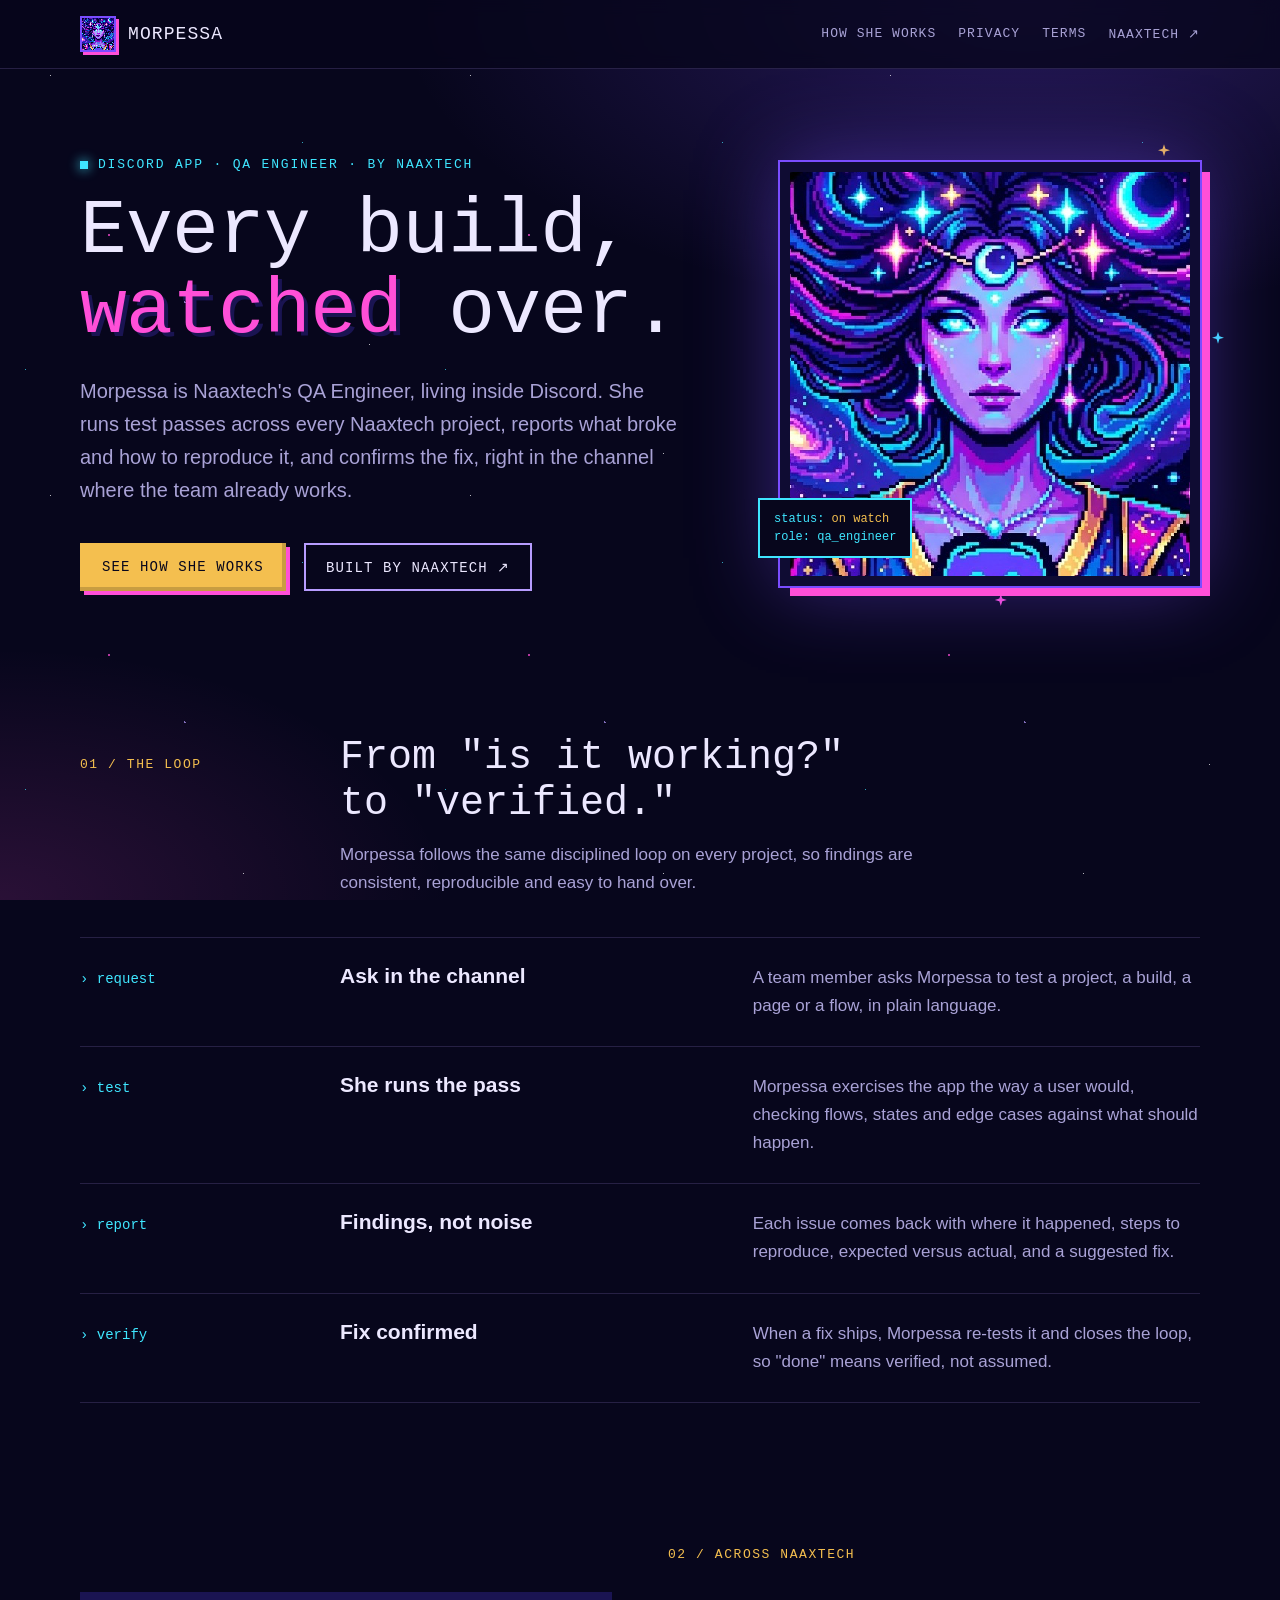
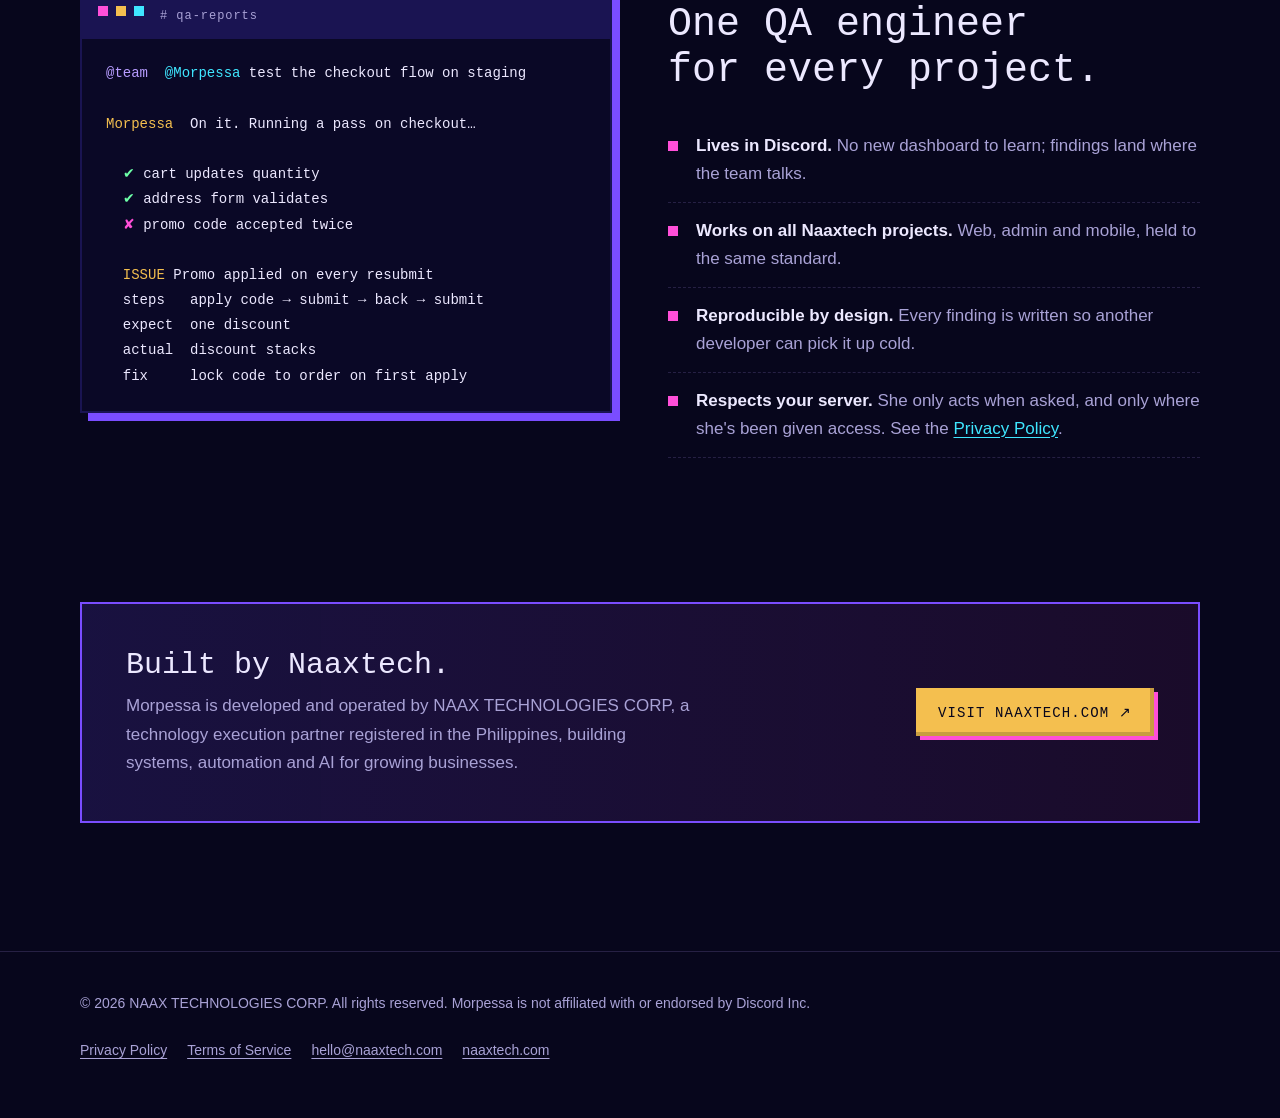
<file: index.html>
<!doctype html>
<html lang="en">
<head>
<meta charset="utf-8">
<meta http-equiv="Content-Security-Policy" content="default-src 'none'; script-src 'self'; style-src 'self' https://fonts.googleapis.com; font-src https://fonts.gstatic.com; img-src 'self' data:; connect-src 'none'; frame-src 'none'; object-src 'none'; base-uri 'none'; form-action 'none'; upgrade-insecure-requests">
<meta name="referrer" content="strict-origin-when-cross-origin">
<meta http-equiv="X-Content-Type-Options" content="nosniff">
<meta http-equiv="Permissions-Policy" content="camera=(), microphone=(), geolocation=(), payment=(), usb=(), interest-cohort=()">
<meta name="viewport" content="width=device-width, initial-scale=1">
<title>Morpessa — The QA Engineer on Discord · by Naaxtech</title>
<meta name="description" content="Morpessa is Naaxtech's QA Engineer for Discord. She tests every Naaxtech project, files clear findings, and keeps the team in sync without leaving the server.">
<meta property="og:title" content="Morpessa — The QA Engineer on Discord">
<meta property="og:description" content="Naaxtech's QA Engineer, living in Discord. Tests, findings and verification across every Naaxtech project.">
<meta property="og:image" content="assets/morpessa.jpg">
<meta name="theme-color" content="#07061c">
<link rel="icon" href="assets/morpessa.jpg">
<link rel="preconnect" href="https://fonts.googleapis.com">
<link rel="preconnect" href="https://fonts.gstatic.com" crossorigin>
<link href="https://fonts.googleapis.com/css2?family=Silkscreen&family=Space+Grotesk:wght@400;500;600&family=JetBrains+Mono&display=swap" rel="stylesheet">
<link rel="stylesheet" href="assets/style.css">
</head>
<body>
<header class="nav">
  <div class="wrap">
    <a class="brand" href="index.html"><img src="assets/morpessa.jpg" alt="">MORPESSA</a>
    <nav aria-label="Primary">
      <a class="hide-sm" href="#how">How she works</a>
      <a href="privacy.html">Privacy</a>
      <a href="terms.html">Terms</a>
      <a href="https://naaxtech.com" target="_blank" rel="noopener">Naaxtech ↗</a>
    </nav>
  </div>
</header>

<main>
  <section class="hero">
    <div class="wrap">
      <div>
        <p class="eyebrow">Discord app · QA Engineer · by Naaxtech</p>
        <h1>Every build, <em>watched</em> over.</h1>
        <p class="lede">Morpessa is Naaxtech's QA Engineer, living inside Discord. She runs test passes across every Naaxtech project, reports what broke and how to reproduce it, and confirms the fix, right in the channel where the team already works.</p>
        <div class="cta-row">
          <a class="btn" href="#how">See how she works</a>
          <a class="btn ghost" href="https://naaxtech.com" target="_blank" rel="noopener">Built by Naaxtech ↗</a>
        </div>
      </div>
      <div class="portrait">
        <span class="sparkle s1"></span><span class="sparkle s2"></span><span class="sparkle s3"></span>
        <div class="frame"><img src="assets/morpessa.jpg" alt="Morpessa, a pixel-art goddess of dreams with glowing eyes, a crescent-moon circlet and star-filled hair" width="535" height="540"></div>
        <div class="tag">status: <b>on watch</b><br>role: qa_engineer</div>
      </div>
    </div>
  </section>

  <section id="how">
    <div class="wrap">
      <div class="section-head">
        <span class="num">01 / THE LOOP</span>
        <div>
          <h2>From "is it working?" to "verified."</h2>
          <p>Morpessa follows the same disciplined loop on every project, so findings are consistent, reproducible and easy to hand over.</p>
        </div>
      </div>
      <ol class="loop">
        <li><span class="cmd">› request</span><h3>Ask in the channel</h3><p>A team member asks Morpessa to test a project, a build, a page or a flow, in plain language.</p></li>
        <li><span class="cmd">› test</span><h3>She runs the pass</h3><p>Morpessa exercises the app the way a user would, checking flows, states and edge cases against what should happen.</p></li>
        <li><span class="cmd">› report</span><h3>Findings, not noise</h3><p>Each issue comes back with where it happened, steps to reproduce, expected versus actual, and a suggested fix.</p></li>
        <li><span class="cmd">› verify</span><h3>Fix confirmed</h3><p>When a fix ships, Morpessa re-tests it and closes the loop, so "done" means verified, not assumed.</p></li>
      </ol>
    </div>
  </section>

  <section>
    <div class="wrap split">
      <div class="console" aria-label="Example Morpessa exchange in Discord">
        <div class="bar"><i></i><i></i><i></i># qa-reports</div>
<pre><span class="u">@team</span>  <span class="k">@Morpessa</span> test the checkout flow on staging

<span class="g">Morpessa</span>  On it. Running a pass on checkout…

  <span class="ok">✔</span> cart updates quantity
  <span class="ok">✔</span> address form validates
  <span class="bad">✘</span> promo code accepted twice

  <span class="g">ISSUE</span> Promo applied on every resubmit
  steps   apply code → submit → back → submit
  expect  one discount
  actual  discount stacks
  fix     lock code to order on first apply</pre>
      </div>
      <div>
        <div class="section-head single-col">
          <span class="num">02 / ACROSS NAAXTECH</span>
          <h2>One QA engineer for every project.</h2>
        </div>
        <ul>
          <li><b>Lives in Discord.</b> <span>No new dashboard to learn; findings land where the team talks.</span></li>
          <li><b>Works on all Naaxtech projects.</b> <span>Web, admin and mobile, held to the same standard.</span></li>
          <li><b>Reproducible by design.</b> <span>Every finding is written so another developer can pick it up cold.</span></li>
          <li><b>Respects your server.</b> <span>She only acts when asked, and only where she's been given access. See the <a href="privacy.html">Privacy Policy</a>.</span></li>
        </ul>
      </div>
    </div>
  </section>

  <section>
    <div class="wrap">
      <div class="band">
        <div>
          <h2>Built by Naaxtech.</h2>
          <p>Morpessa is developed and operated by NAAX TECHNOLOGIES CORP, a technology execution partner registered in the Philippines, building systems, automation and AI for growing businesses.</p>
        </div>
        <a class="btn" href="https://naaxtech.com" target="_blank" rel="noopener">Visit naaxtech.com ↗</a>
      </div>
    </div>
  </section>
</main>

<footer>
  <div class="wrap">
    <span>© <span class="y">2026</span> NAAX TECHNOLOGIES CORP. All rights reserved. Morpessa is not affiliated with or endorsed by Discord Inc.</span>
    <nav aria-label="Footer">
      <a href="privacy.html">Privacy Policy</a>
      <a href="terms.html">Terms of Service</a>
      <a href="mailto:hello@naaxtech.com">hello@naaxtech.com</a>
      <a href="https://naaxtech.com" target="_blank" rel="noopener">naaxtech.com</a>
    </nav>
  </div>
</footer>
<script src="assets/site.js" defer></script>
</body>
</html>
</file>
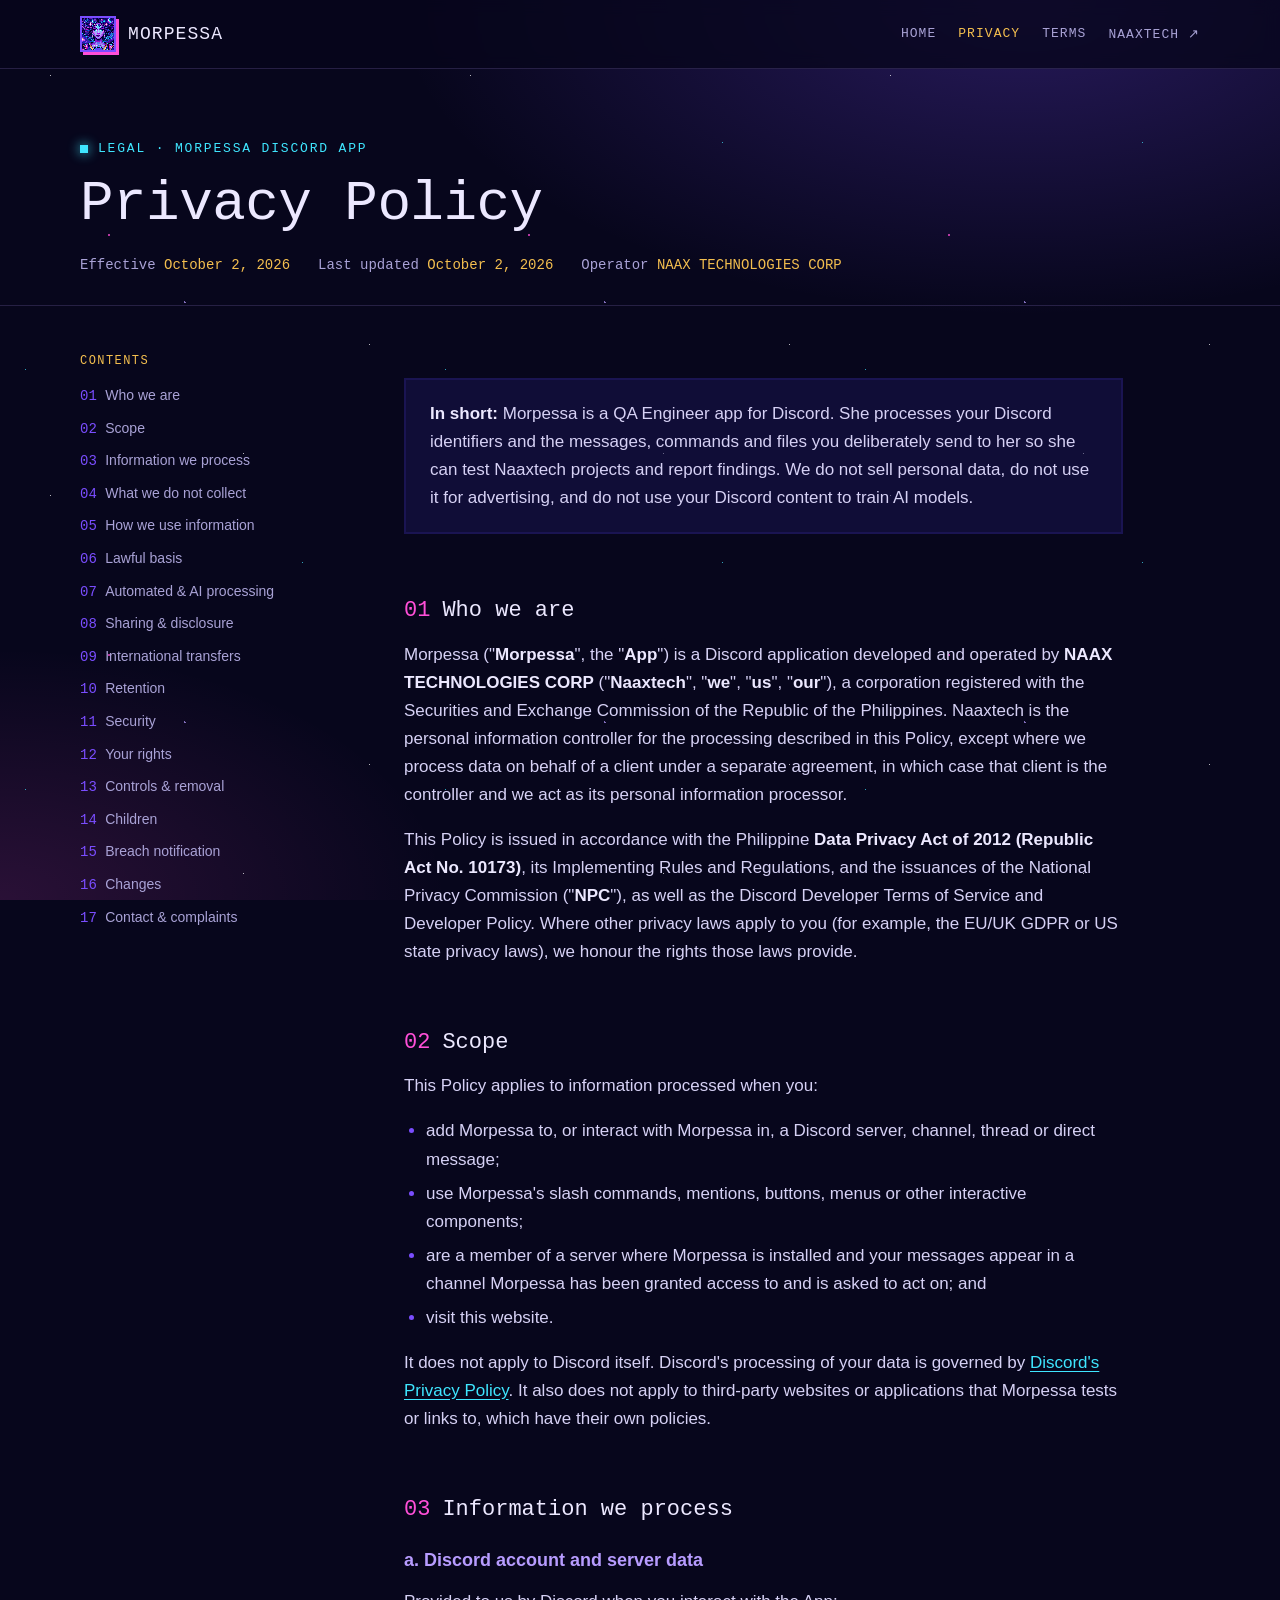
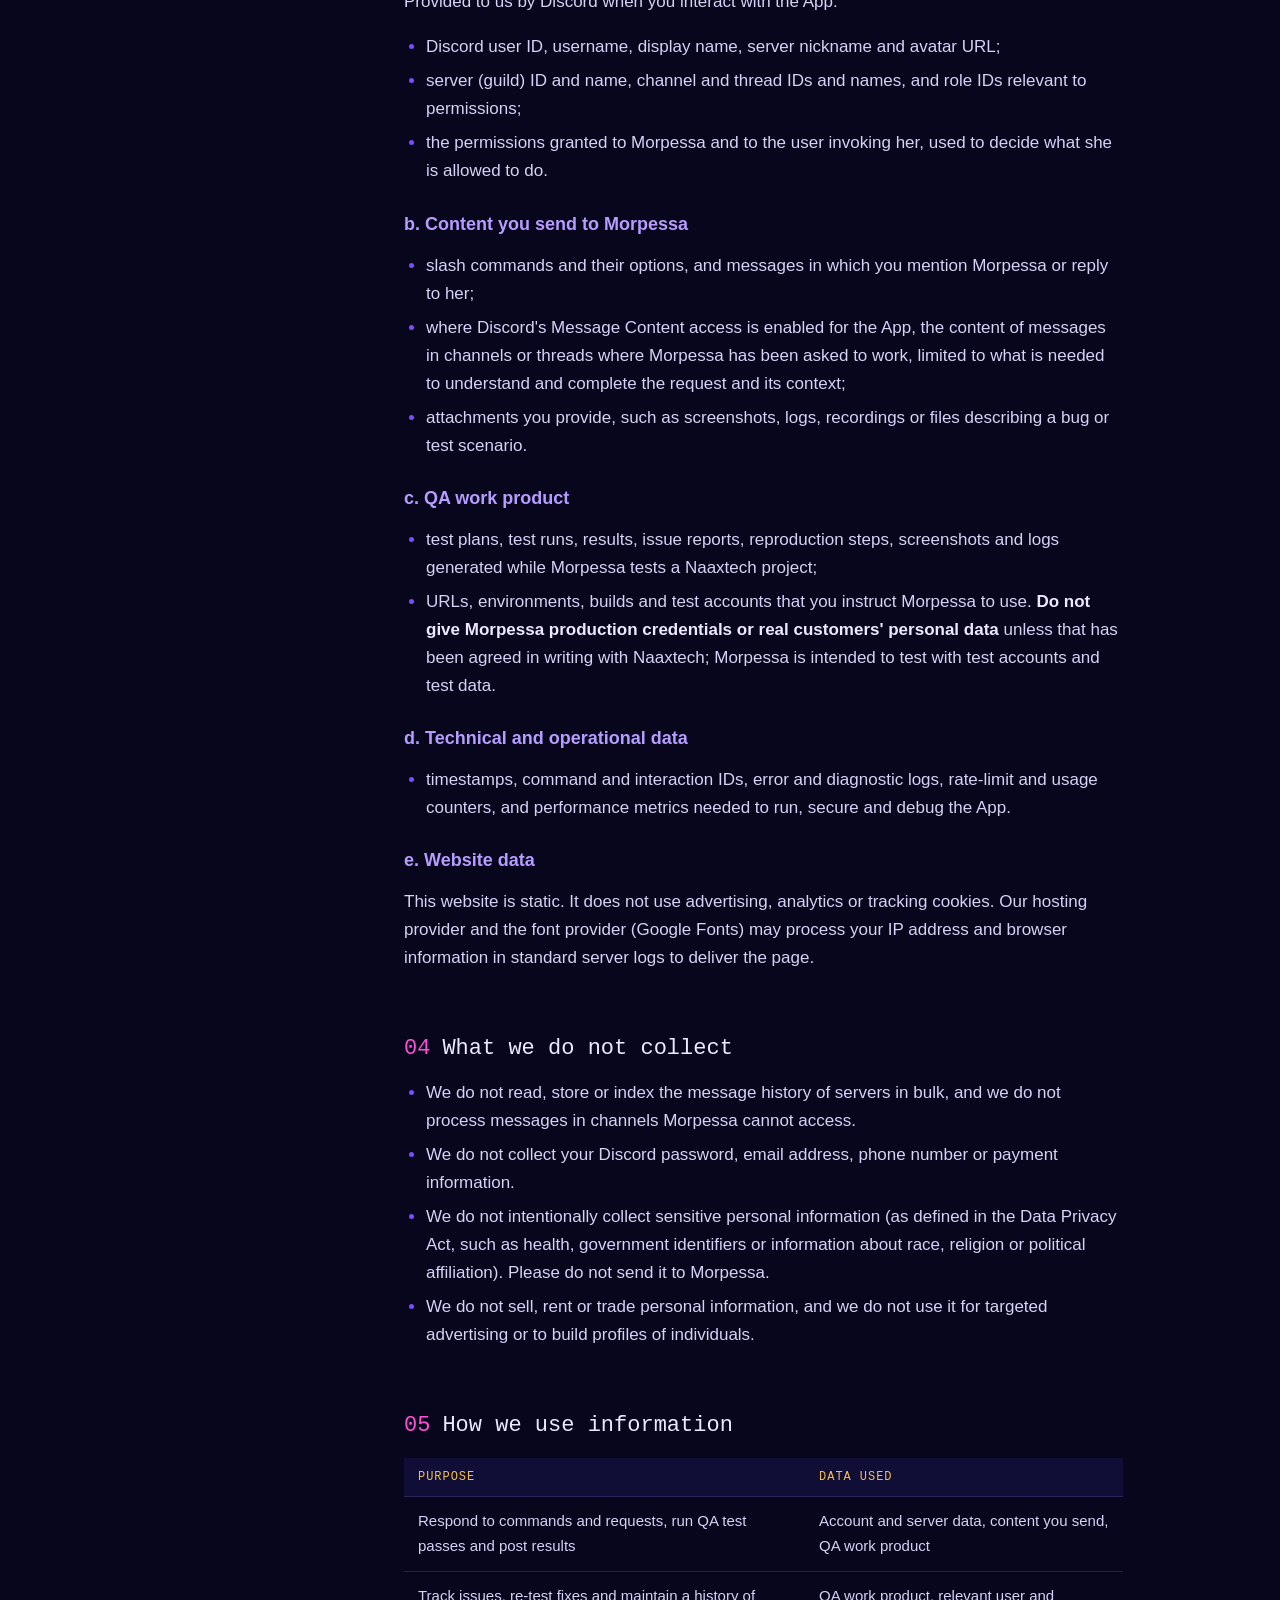
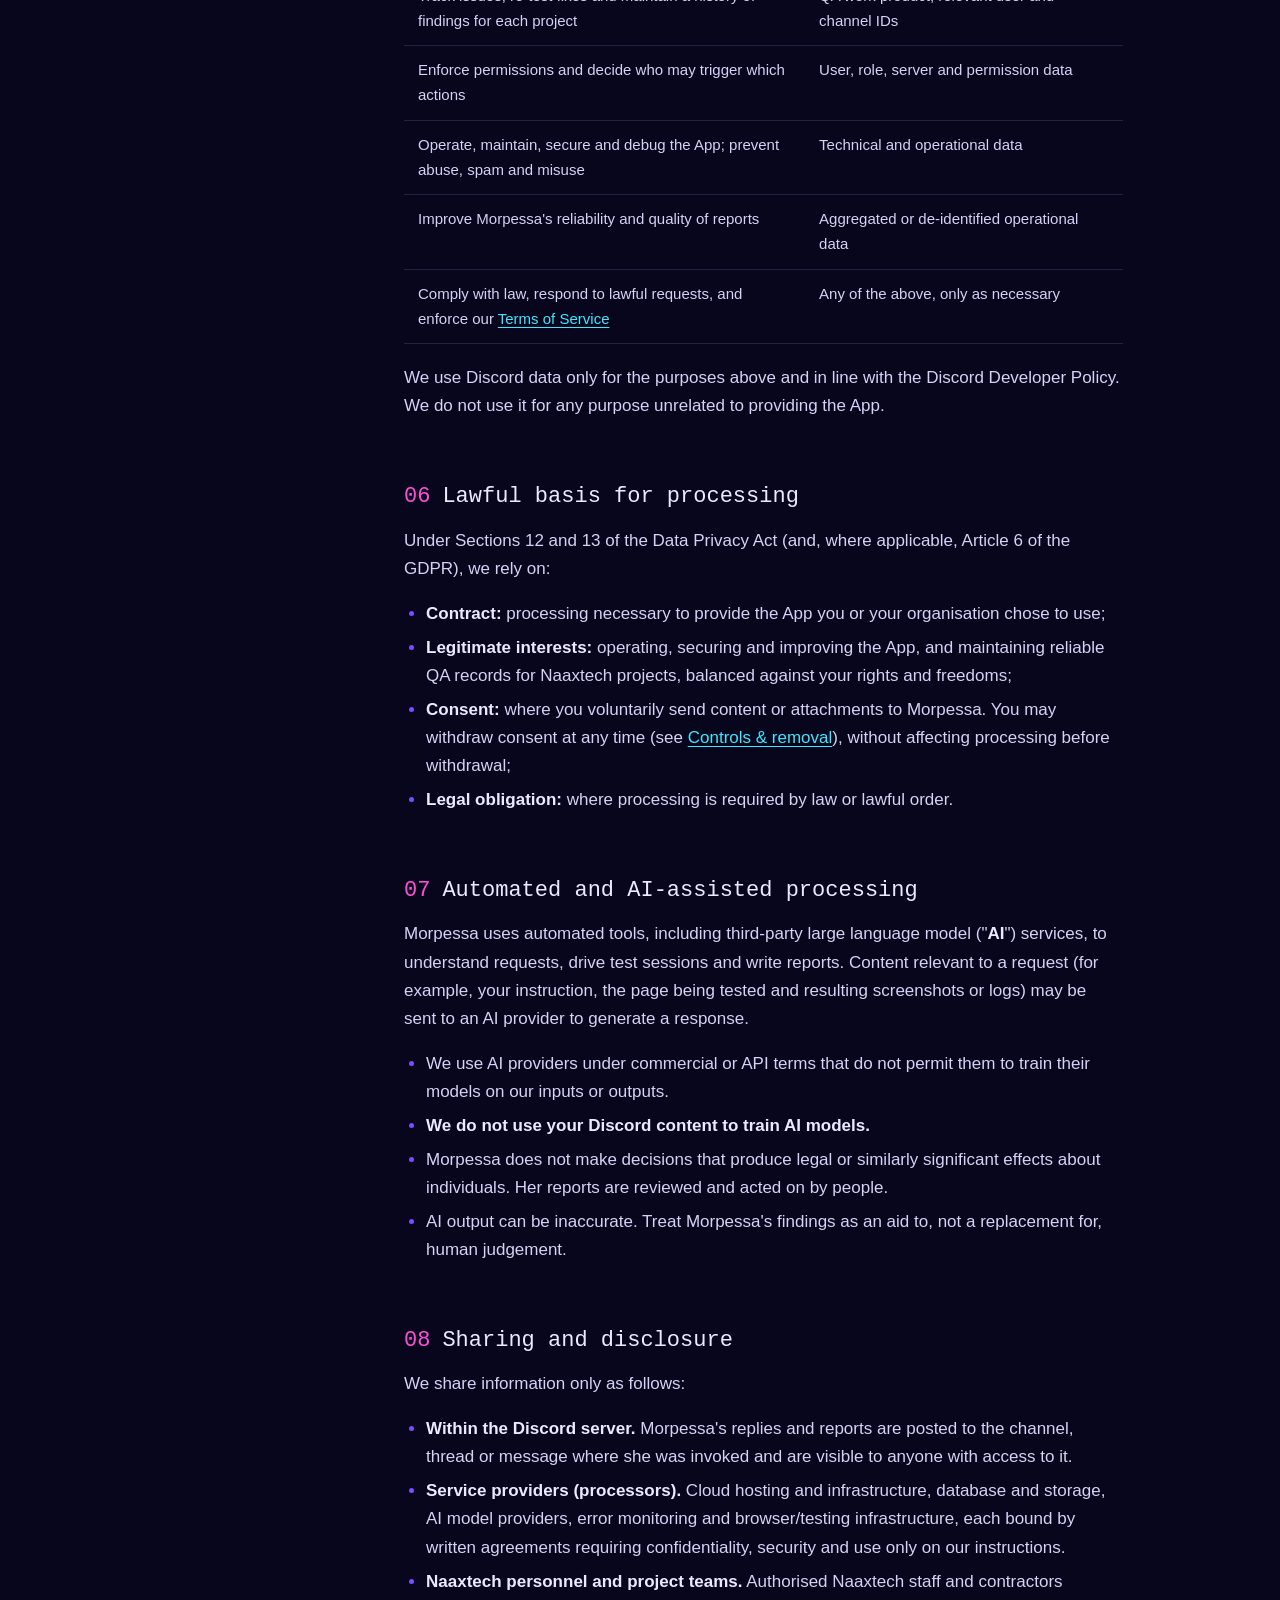
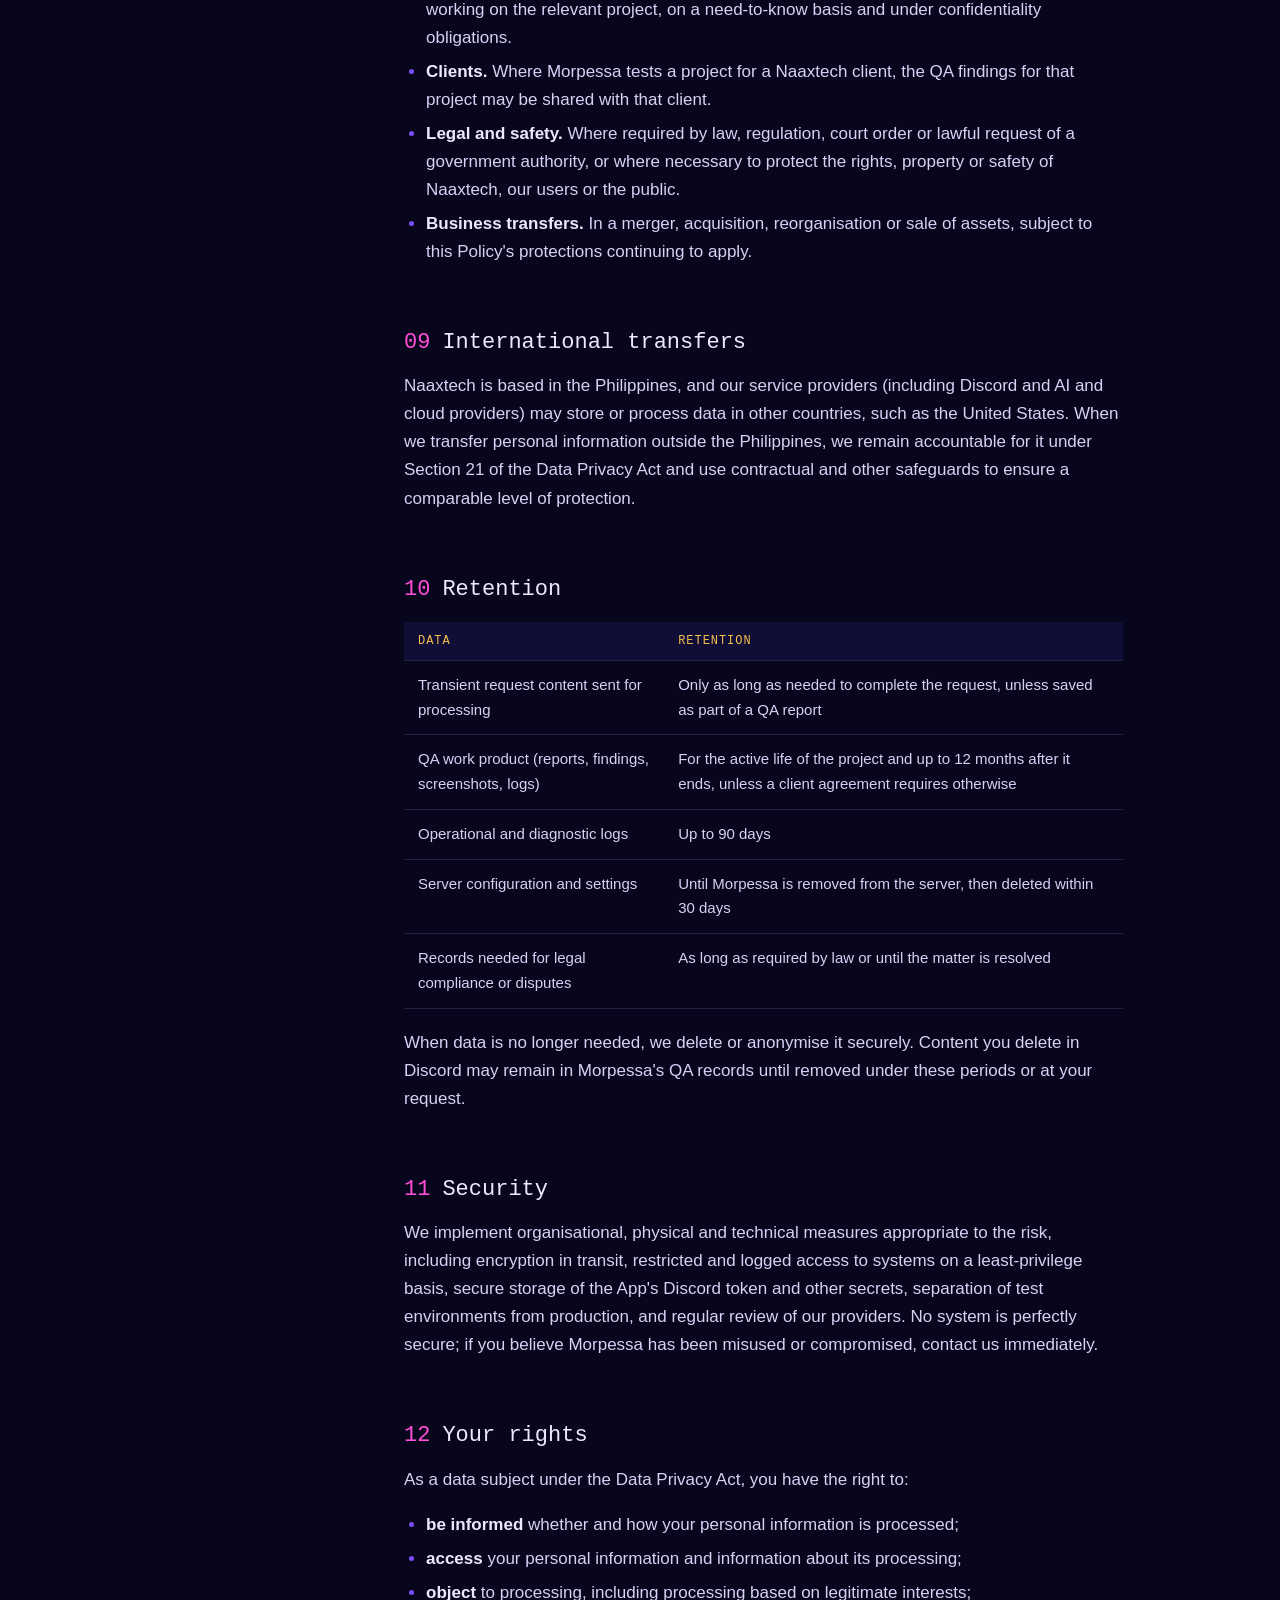
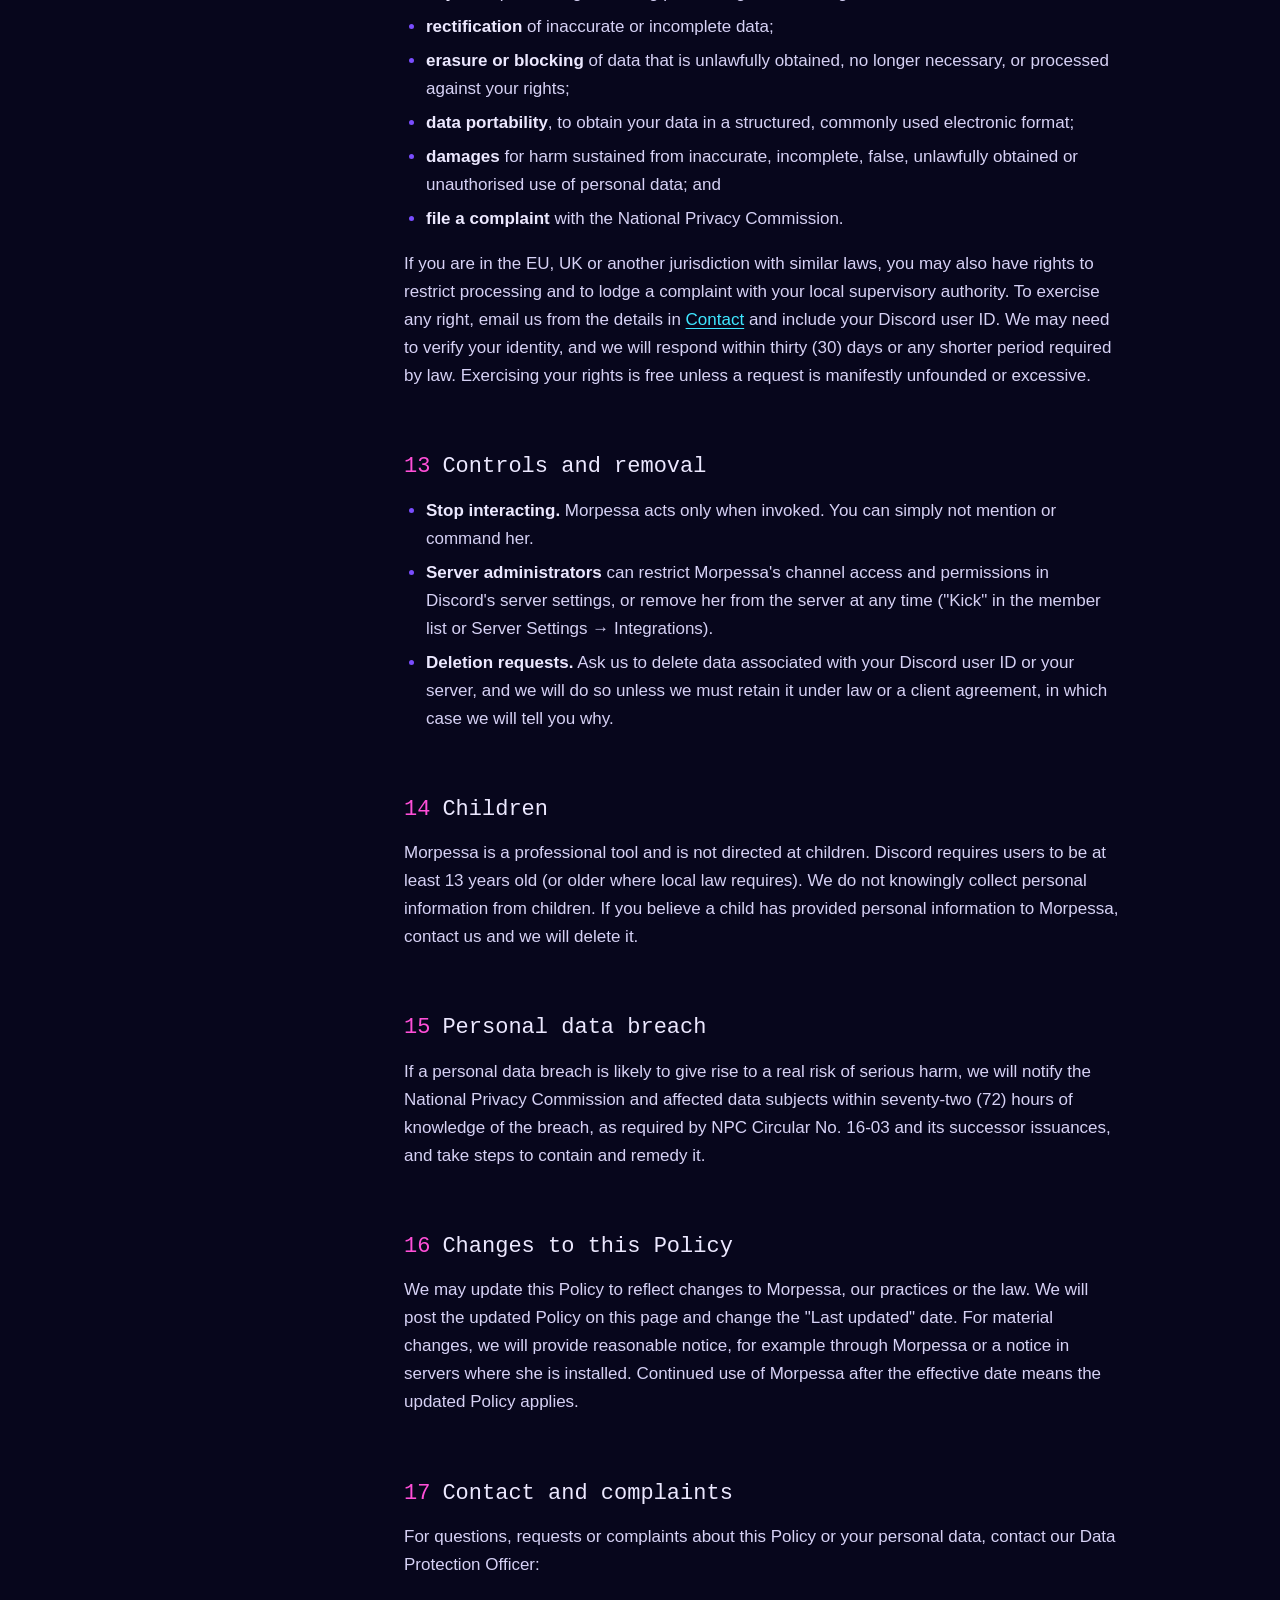
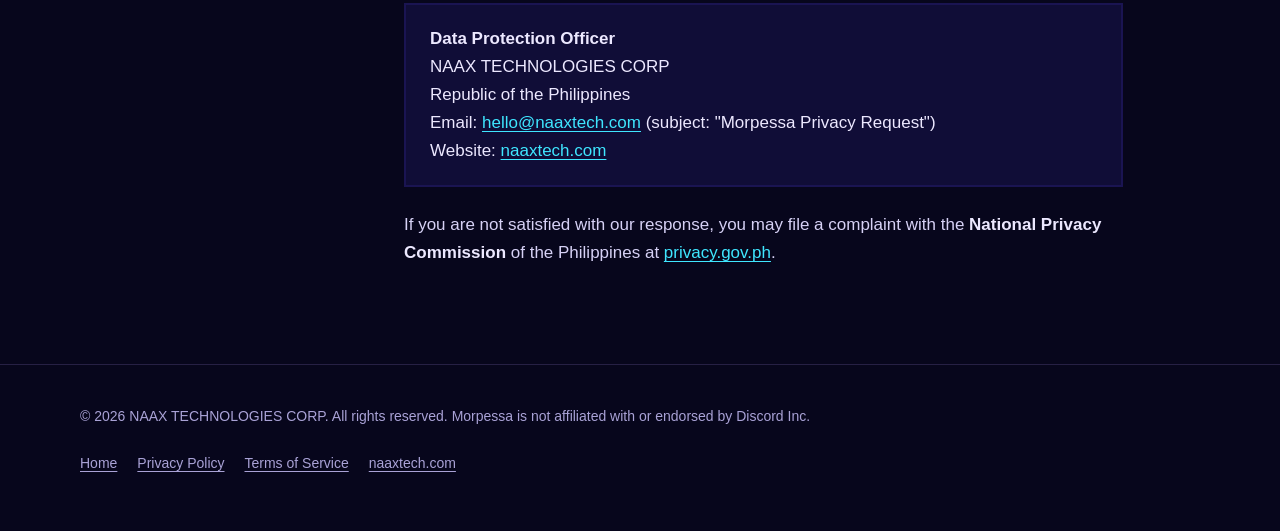
<file: privacy.html>
<!doctype html>
<html lang="en">
<head>
<meta charset="utf-8">
<meta http-equiv="Content-Security-Policy" content="default-src 'none'; script-src 'self'; style-src 'self' https://fonts.googleapis.com; font-src https://fonts.gstatic.com; img-src 'self' data:; connect-src 'none'; frame-src 'none'; object-src 'none'; base-uri 'none'; form-action 'none'; upgrade-insecure-requests">
<meta name="referrer" content="strict-origin-when-cross-origin">
<meta http-equiv="X-Content-Type-Options" content="nosniff">
<meta http-equiv="Permissions-Policy" content="camera=(), microphone=(), geolocation=(), payment=(), usb=(), interest-cohort=()">
<meta name="viewport" content="width=device-width, initial-scale=1">
<title>Privacy Policy — Morpessa · NAAX TECHNOLOGIES CORP</title>
<meta name="description" content="How NAAX TECHNOLOGIES CORP collects, uses, shares and protects information processed by Morpessa, the QA Engineer Discord app.">
<meta name="theme-color" content="#07061c">
<link rel="icon" href="assets/morpessa.jpg">
<link rel="preconnect" href="https://fonts.googleapis.com">
<link rel="preconnect" href="https://fonts.gstatic.com" crossorigin>
<link href="https://fonts.googleapis.com/css2?family=Silkscreen&family=Space+Grotesk:wght@400;500;600&family=JetBrains+Mono&display=swap" rel="stylesheet">
<link rel="stylesheet" href="assets/style.css">
</head>
<body>
<header class="nav">
  <div class="wrap">
    <a class="brand" href="index.html"><img src="assets/morpessa.jpg" alt="">MORPESSA</a>
    <nav aria-label="Primary">
      <a href="index.html" class="hide-sm">Home</a>
      <a href="privacy.html" aria-current="page">Privacy</a>
      <a href="terms.html">Terms</a>
      <a href="https://naaxtech.com" target="_blank" rel="noopener">Naaxtech ↗</a>
    </nav>
  </div>
</header>

<main>
  <div class="legal-hero">
    <div class="wrap">
      <p class="eyebrow">Legal · Morpessa Discord App</p>
      <h1>Privacy Policy</h1>
      <div class="meta"><span>Effective <b>October 2, 2026</b></span><span>Last updated <b>October 2, 2026</b></span><span>Operator <b>NAAX TECHNOLOGIES CORP</b></span></div>
    </div>
  </div>

  <div class="wrap legal">
    <aside class="toc" aria-label="Contents">
      <p>CONTENTS</p>
      <ol>
        <li><a href="#who">Who we are</a></li>
        <li><a href="#scope">Scope</a></li>
        <li><a href="#collect">Information we process</a></li>
        <li><a href="#notcollect">What we do not collect</a></li>
        <li><a href="#use">How we use information</a></li>
        <li><a href="#basis">Lawful basis</a></li>
        <li><a href="#ai">Automated &amp; AI processing</a></li>
        <li><a href="#share">Sharing &amp; disclosure</a></li>
        <li><a href="#transfer">International transfers</a></li>
        <li><a href="#retention">Retention</a></li>
        <li><a href="#security">Security</a></li>
        <li><a href="#rights">Your rights</a></li>
        <li><a href="#control">Controls &amp; removal</a></li>
        <li><a href="#children">Children</a></li>
        <li><a href="#breach">Breach notification</a></li>
        <li><a href="#changes">Changes</a></li>
        <li><a href="#contact">Contact &amp; complaints</a></li>
      </ol>
    </aside>

    <article class="doc">
      <div class="callout"><p><strong>In short:</strong> Morpessa is a QA Engineer app for Discord. She processes your Discord identifiers and the messages, commands and files you deliberately send to her so she can test Naaxtech projects and report findings. We do not sell personal data, do not use it for advertising, and do not use your Discord content to train AI models.</p></div>

      <h2 id="who"><span class="n">01</span>Who we are</h2>
      <p>Morpessa ("<strong>Morpessa</strong>", the "<strong>App</strong>") is a Discord application developed and operated by <strong>NAAX TECHNOLOGIES CORP</strong> ("<strong>Naaxtech</strong>", "<strong>we</strong>", "<strong>us</strong>", "<strong>our</strong>"), a corporation registered with the Securities and Exchange Commission of the Republic of the Philippines. Naaxtech is the personal information controller for the processing described in this Policy, except where we process data on behalf of a client under a separate agreement, in which case that client is the controller and we act as its personal information processor.</p>
      <p>This Policy is issued in accordance with the Philippine <strong>Data Privacy Act of 2012 (Republic Act No. 10173)</strong>, its Implementing Rules and Regulations, and the issuances of the National Privacy Commission ("<strong>NPC</strong>"), as well as the Discord Developer Terms of Service and Developer Policy. Where other privacy laws apply to you (for example, the EU/UK GDPR or US state privacy laws), we honour the rights those laws provide.</p>

      <h2 id="scope"><span class="n">02</span>Scope</h2>
      <p>This Policy applies to information processed when you:</p>
      <ul>
        <li>add Morpessa to, or interact with Morpessa in, a Discord server, channel, thread or direct message;</li>
        <li>use Morpessa's slash commands, mentions, buttons, menus or other interactive components;</li>
        <li>are a member of a server where Morpessa is installed and your messages appear in a channel Morpessa has been granted access to and is asked to act on; and</li>
        <li>visit this website.</li>
      </ul>
      <p>It does not apply to Discord itself. Discord's processing of your data is governed by <a href="https://discord.com/privacy" target="_blank" rel="noopener">Discord's Privacy Policy</a>. It also does not apply to third-party websites or applications that Morpessa tests or links to, which have their own policies.</p>

      <h2 id="collect"><span class="n">03</span>Information we process</h2>
      <h3>a. Discord account and server data</h3>
      <p>Provided to us by Discord when you interact with the App:</p>
      <ul>
        <li>Discord user ID, username, display name, server nickname and avatar URL;</li>
        <li>server (guild) ID and name, channel and thread IDs and names, and role IDs relevant to permissions;</li>
        <li>the permissions granted to Morpessa and to the user invoking her, used to decide what she is allowed to do.</li>
      </ul>
      <h3>b. Content you send to Morpessa</h3>
      <ul>
        <li>slash commands and their options, and messages in which you mention Morpessa or reply to her;</li>
        <li>where Discord's Message Content access is enabled for the App, the content of messages in channels or threads where Morpessa has been asked to work, limited to what is needed to understand and complete the request and its context;</li>
        <li>attachments you provide, such as screenshots, logs, recordings or files describing a bug or test scenario.</li>
      </ul>
      <h3>c. QA work product</h3>
      <ul>
        <li>test plans, test runs, results, issue reports, reproduction steps, screenshots and logs generated while Morpessa tests a Naaxtech project;</li>
        <li>URLs, environments, builds and test accounts that you instruct Morpessa to use. <strong>Do not give Morpessa production credentials or real customers' personal data</strong> unless that has been agreed in writing with Naaxtech; Morpessa is intended to test with test accounts and test data.</li>
      </ul>
      <h3>d. Technical and operational data</h3>
      <ul>
        <li>timestamps, command and interaction IDs, error and diagnostic logs, rate-limit and usage counters, and performance metrics needed to run, secure and debug the App.</li>
      </ul>
      <h3>e. Website data</h3>
      <p>This website is static. It does not use advertising, analytics or tracking cookies. Our hosting provider and the font provider (Google Fonts) may process your IP address and browser information in standard server logs to deliver the page.</p>

      <h2 id="notcollect"><span class="n">04</span>What we do not collect</h2>
      <ul>
        <li>We do not read, store or index the message history of servers in bulk, and we do not process messages in channels Morpessa cannot access.</li>
        <li>We do not collect your Discord password, email address, phone number or payment information.</li>
        <li>We do not intentionally collect sensitive personal information (as defined in the Data Privacy Act, such as health, government identifiers or information about race, religion or political affiliation). Please do not send it to Morpessa.</li>
        <li>We do not sell, rent or trade personal information, and we do not use it for targeted advertising or to build profiles of individuals.</li>
      </ul>

      <h2 id="use"><span class="n">05</span>How we use information</h2>
      <table>
        <thead><tr><th>Purpose</th><th>Data used</th></tr></thead>
        <tbody>
          <tr><td>Respond to commands and requests, run QA test passes and post results</td><td>Account and server data, content you send, QA work product</td></tr>
          <tr><td>Track issues, re-test fixes and maintain a history of findings for each project</td><td>QA work product, relevant user and channel IDs</td></tr>
          <tr><td>Enforce permissions and decide who may trigger which actions</td><td>User, role, server and permission data</td></tr>
          <tr><td>Operate, maintain, secure and debug the App; prevent abuse, spam and misuse</td><td>Technical and operational data</td></tr>
          <tr><td>Improve Morpessa's reliability and quality of reports</td><td>Aggregated or de-identified operational data</td></tr>
          <tr><td>Comply with law, respond to lawful requests, and enforce our <a href="terms.html">Terms of Service</a></td><td>Any of the above, only as necessary</td></tr>
        </tbody>
      </table>
      <p>We use Discord data only for the purposes above and in line with the Discord Developer Policy. We do not use it for any purpose unrelated to providing the App.</p>

      <h2 id="basis"><span class="n">06</span>Lawful basis for processing</h2>
      <p>Under Sections 12 and 13 of the Data Privacy Act (and, where applicable, Article 6 of the GDPR), we rely on:</p>
      <ul>
        <li><strong>Contract:</strong> processing necessary to provide the App you or your organisation chose to use;</li>
        <li><strong>Legitimate interests:</strong> operating, securing and improving the App, and maintaining reliable QA records for Naaxtech projects, balanced against your rights and freedoms;</li>
        <li><strong>Consent:</strong> where you voluntarily send content or attachments to Morpessa. You may withdraw consent at any time (see <a href="#control">Controls &amp; removal</a>), without affecting processing before withdrawal;</li>
        <li><strong>Legal obligation:</strong> where processing is required by law or lawful order.</li>
      </ul>

      <h2 id="ai"><span class="n">07</span>Automated and AI-assisted processing</h2>
      <p>Morpessa uses automated tools, including third-party large language model ("<strong>AI</strong>") services, to understand requests, drive test sessions and write reports. Content relevant to a request (for example, your instruction, the page being tested and resulting screenshots or logs) may be sent to an AI provider to generate a response.</p>
      <ul>
        <li>We use AI providers under commercial or API terms that do not permit them to train their models on our inputs or outputs.</li>
        <li><strong>We do not use your Discord content to train AI models.</strong></li>
        <li>Morpessa does not make decisions that produce legal or similarly significant effects about individuals. Her reports are reviewed and acted on by people.</li>
        <li>AI output can be inaccurate. Treat Morpessa's findings as an aid to, not a replacement for, human judgement.</li>
      </ul>

      <h2 id="share"><span class="n">08</span>Sharing and disclosure</h2>
      <p>We share information only as follows:</p>
      <ul>
        <li><strong>Within the Discord server.</strong> Morpessa's replies and reports are posted to the channel, thread or message where she was invoked and are visible to anyone with access to it.</li>
        <li><strong>Service providers (processors).</strong> Cloud hosting and infrastructure, database and storage, AI model providers, error monitoring and browser/testing infrastructure, each bound by written agreements requiring confidentiality, security and use only on our instructions.</li>
        <li><strong>Naaxtech personnel and project teams.</strong> Authorised Naaxtech staff and contractors working on the relevant project, on a need-to-know basis and under confidentiality obligations.</li>
        <li><strong>Clients.</strong> Where Morpessa tests a project for a Naaxtech client, the QA findings for that project may be shared with that client.</li>
        <li><strong>Legal and safety.</strong> Where required by law, regulation, court order or lawful request of a government authority, or where necessary to protect the rights, property or safety of Naaxtech, our users or the public.</li>
        <li><strong>Business transfers.</strong> In a merger, acquisition, reorganisation or sale of assets, subject to this Policy's protections continuing to apply.</li>
      </ul>

      <h2 id="transfer"><span class="n">09</span>International transfers</h2>
      <p>Naaxtech is based in the Philippines, and our service providers (including Discord and AI and cloud providers) may store or process data in other countries, such as the United States. When we transfer personal information outside the Philippines, we remain accountable for it under Section 21 of the Data Privacy Act and use contractual and other safeguards to ensure a comparable level of protection.</p>

      <h2 id="retention"><span class="n">10</span>Retention</h2>
      <table>
        <thead><tr><th>Data</th><th>Retention</th></tr></thead>
        <tbody>
          <tr><td>Transient request content sent for processing</td><td>Only as long as needed to complete the request, unless saved as part of a QA report</td></tr>
          <tr><td>QA work product (reports, findings, screenshots, logs)</td><td>For the active life of the project and up to 12 months after it ends, unless a client agreement requires otherwise</td></tr>
          <tr><td>Operational and diagnostic logs</td><td>Up to 90 days</td></tr>
          <tr><td>Server configuration and settings</td><td>Until Morpessa is removed from the server, then deleted within 30 days</td></tr>
          <tr><td>Records needed for legal compliance or disputes</td><td>As long as required by law or until the matter is resolved</td></tr>
        </tbody>
      </table>
      <p>When data is no longer needed, we delete or anonymise it securely. Content you delete in Discord may remain in Morpessa's QA records until removed under these periods or at your request.</p>

      <h2 id="security"><span class="n">11</span>Security</h2>
      <p>We implement organisational, physical and technical measures appropriate to the risk, including encryption in transit, restricted and logged access to systems on a least-privilege basis, secure storage of the App's Discord token and other secrets, separation of test environments from production, and regular review of our providers. No system is perfectly secure; if you believe Morpessa has been misused or compromised, contact us immediately.</p>

      <h2 id="rights"><span class="n">12</span>Your rights</h2>
      <p>As a data subject under the Data Privacy Act, you have the right to:</p>
      <ul>
        <li><strong>be informed</strong> whether and how your personal information is processed;</li>
        <li><strong>access</strong> your personal information and information about its processing;</li>
        <li><strong>object</strong> to processing, including processing based on legitimate interests;</li>
        <li><strong>rectification</strong> of inaccurate or incomplete data;</li>
        <li><strong>erasure or blocking</strong> of data that is unlawfully obtained, no longer necessary, or processed against your rights;</li>
        <li><strong>data portability</strong>, to obtain your data in a structured, commonly used electronic format;</li>
        <li><strong>damages</strong> for harm sustained from inaccurate, incomplete, false, unlawfully obtained or unauthorised use of personal data; and</li>
        <li><strong>file a complaint</strong> with the National Privacy Commission.</li>
      </ul>
      <p>If you are in the EU, UK or another jurisdiction with similar laws, you may also have rights to restrict processing and to lodge a complaint with your local supervisory authority. To exercise any right, email us from the details in <a href="#contact">Contact</a> and include your Discord user ID. We may need to verify your identity, and we will respond within thirty (30) days or any shorter period required by law. Exercising your rights is free unless a request is manifestly unfounded or excessive.</p>

      <h2 id="control"><span class="n">13</span>Controls and removal</h2>
      <ul>
        <li><strong>Stop interacting.</strong> Morpessa acts only when invoked. You can simply not mention or command her.</li>
        <li><strong>Server administrators</strong> can restrict Morpessa's channel access and permissions in Discord's server settings, or remove her from the server at any time ("Kick" in the member list or Server Settings → Integrations).</li>
        <li><strong>Deletion requests.</strong> Ask us to delete data associated with your Discord user ID or your server, and we will do so unless we must retain it under law or a client agreement, in which case we will tell you why.</li>
      </ul>

      <h2 id="children"><span class="n">14</span>Children</h2>
      <p>Morpessa is a professional tool and is not directed at children. Discord requires users to be at least 13 years old (or older where local law requires). We do not knowingly collect personal information from children. If you believe a child has provided personal information to Morpessa, contact us and we will delete it.</p>

      <h2 id="breach"><span class="n">15</span>Personal data breach</h2>
      <p>If a personal data breach is likely to give rise to a real risk of serious harm, we will notify the National Privacy Commission and affected data subjects within seventy-two (72) hours of knowledge of the breach, as required by NPC Circular No. 16-03 and its successor issuances, and take steps to contain and remedy it.</p>

      <h2 id="changes"><span class="n">16</span>Changes to this Policy</h2>
      <p>We may update this Policy to reflect changes to Morpessa, our practices or the law. We will post the updated Policy on this page and change the "Last updated" date. For material changes, we will provide reasonable notice, for example through Morpessa or a notice in servers where she is installed. Continued use of Morpessa after the effective date means the updated Policy applies.</p>

      <h2 id="contact"><span class="n">17</span>Contact and complaints</h2>
      <p>For questions, requests or complaints about this Policy or your personal data, contact our Data Protection Officer:</p>
      <div class="callout"><address>
        <strong>Data Protection Officer</strong><br>
        NAAX TECHNOLOGIES CORP<br>
        Republic of the Philippines<br>
        Email: <a href="mailto:hello@naaxtech.com?subject=Morpessa%20Privacy%20Request">hello@naaxtech.com</a> (subject: "Morpessa Privacy Request")<br>
        Website: <a href="https://naaxtech.com" target="_blank" rel="noopener">naaxtech.com</a>
      </address></div>
      <p>If you are not satisfied with our response, you may file a complaint with the <strong>National Privacy Commission</strong> of the Philippines at <a href="https://privacy.gov.ph" target="_blank" rel="noopener">privacy.gov.ph</a>.</p>
    </article>
  </div>
</main>

<footer>
  <div class="wrap">
    <span>© <span class="y">2026</span> NAAX TECHNOLOGIES CORP. All rights reserved. Morpessa is not affiliated with or endorsed by Discord Inc.</span>
    <nav aria-label="Footer">
      <a href="index.html">Home</a>
      <a href="privacy.html">Privacy Policy</a>
      <a href="terms.html">Terms of Service</a>
      <a href="https://naaxtech.com" target="_blank" rel="noopener">naaxtech.com</a>
    </nav>
  </div>
</footer>
<script src="assets/site.js" defer></script>
</body>
</html>
</file>
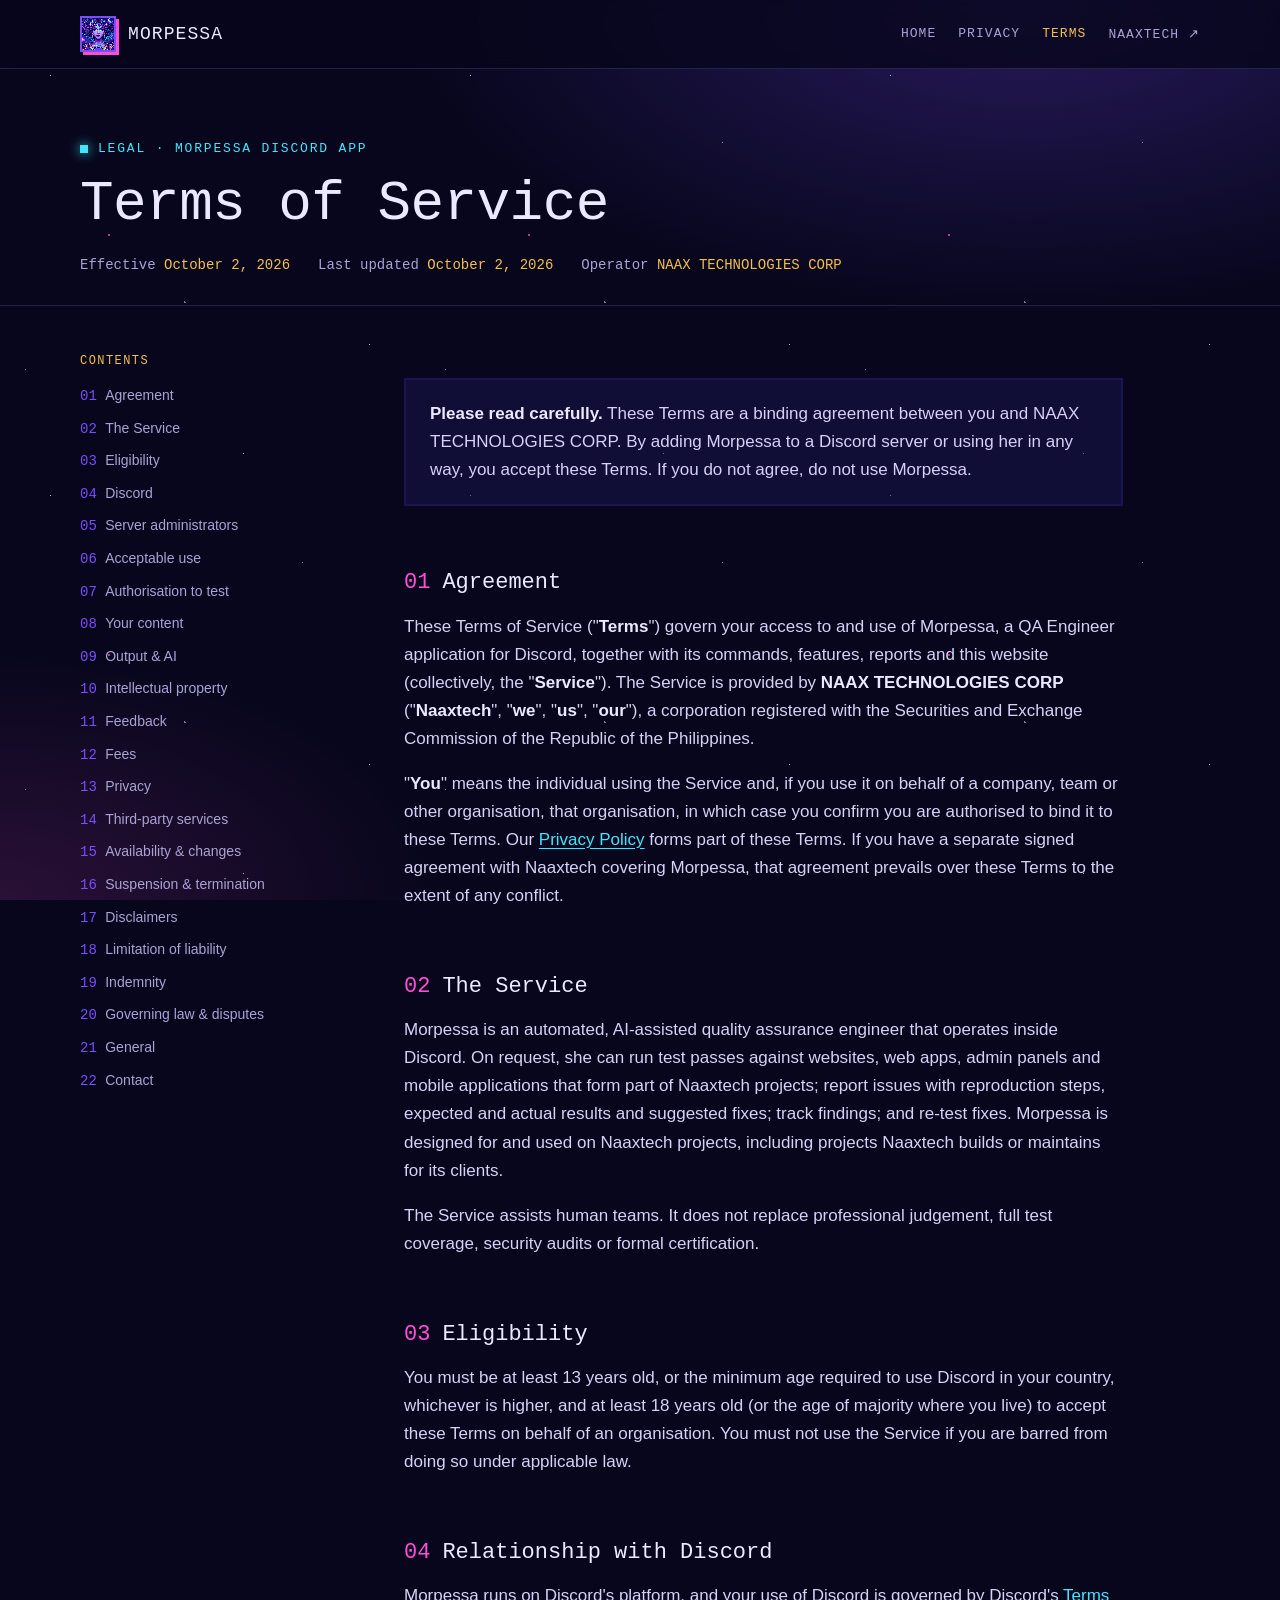
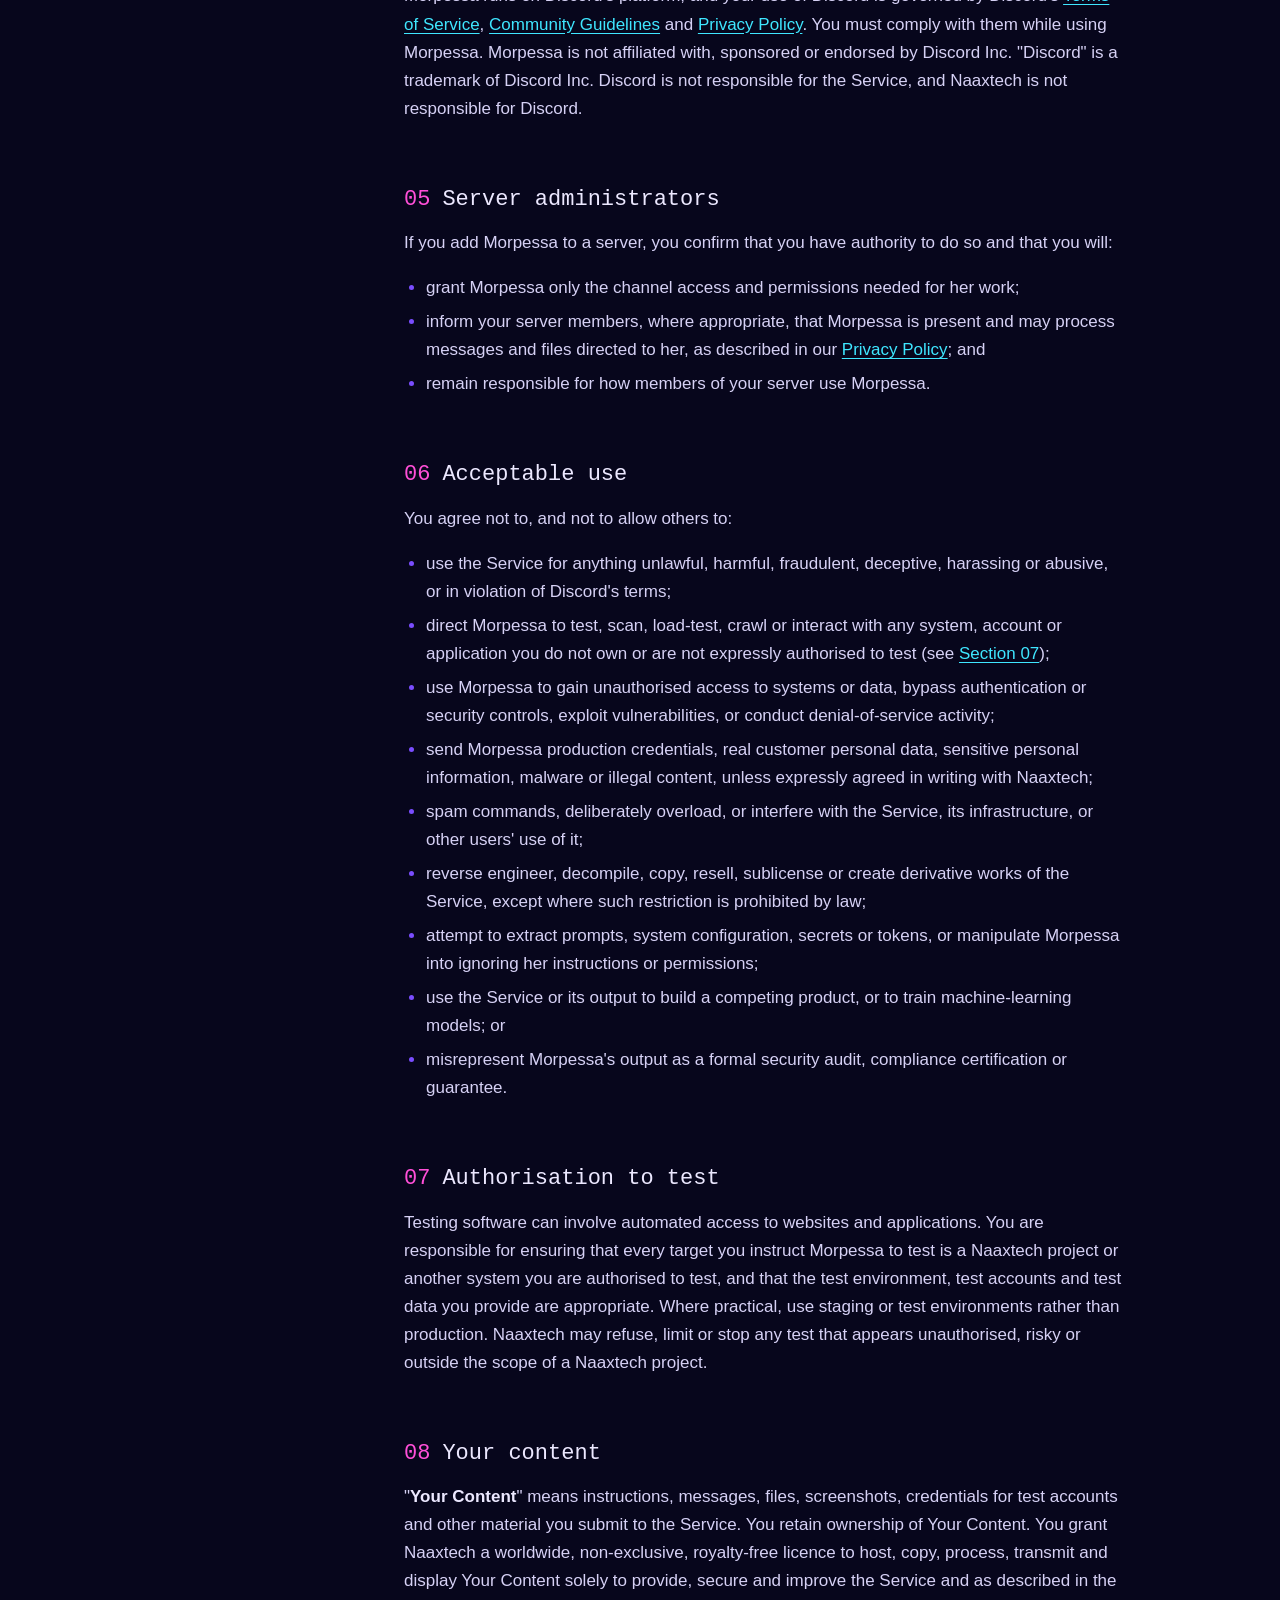
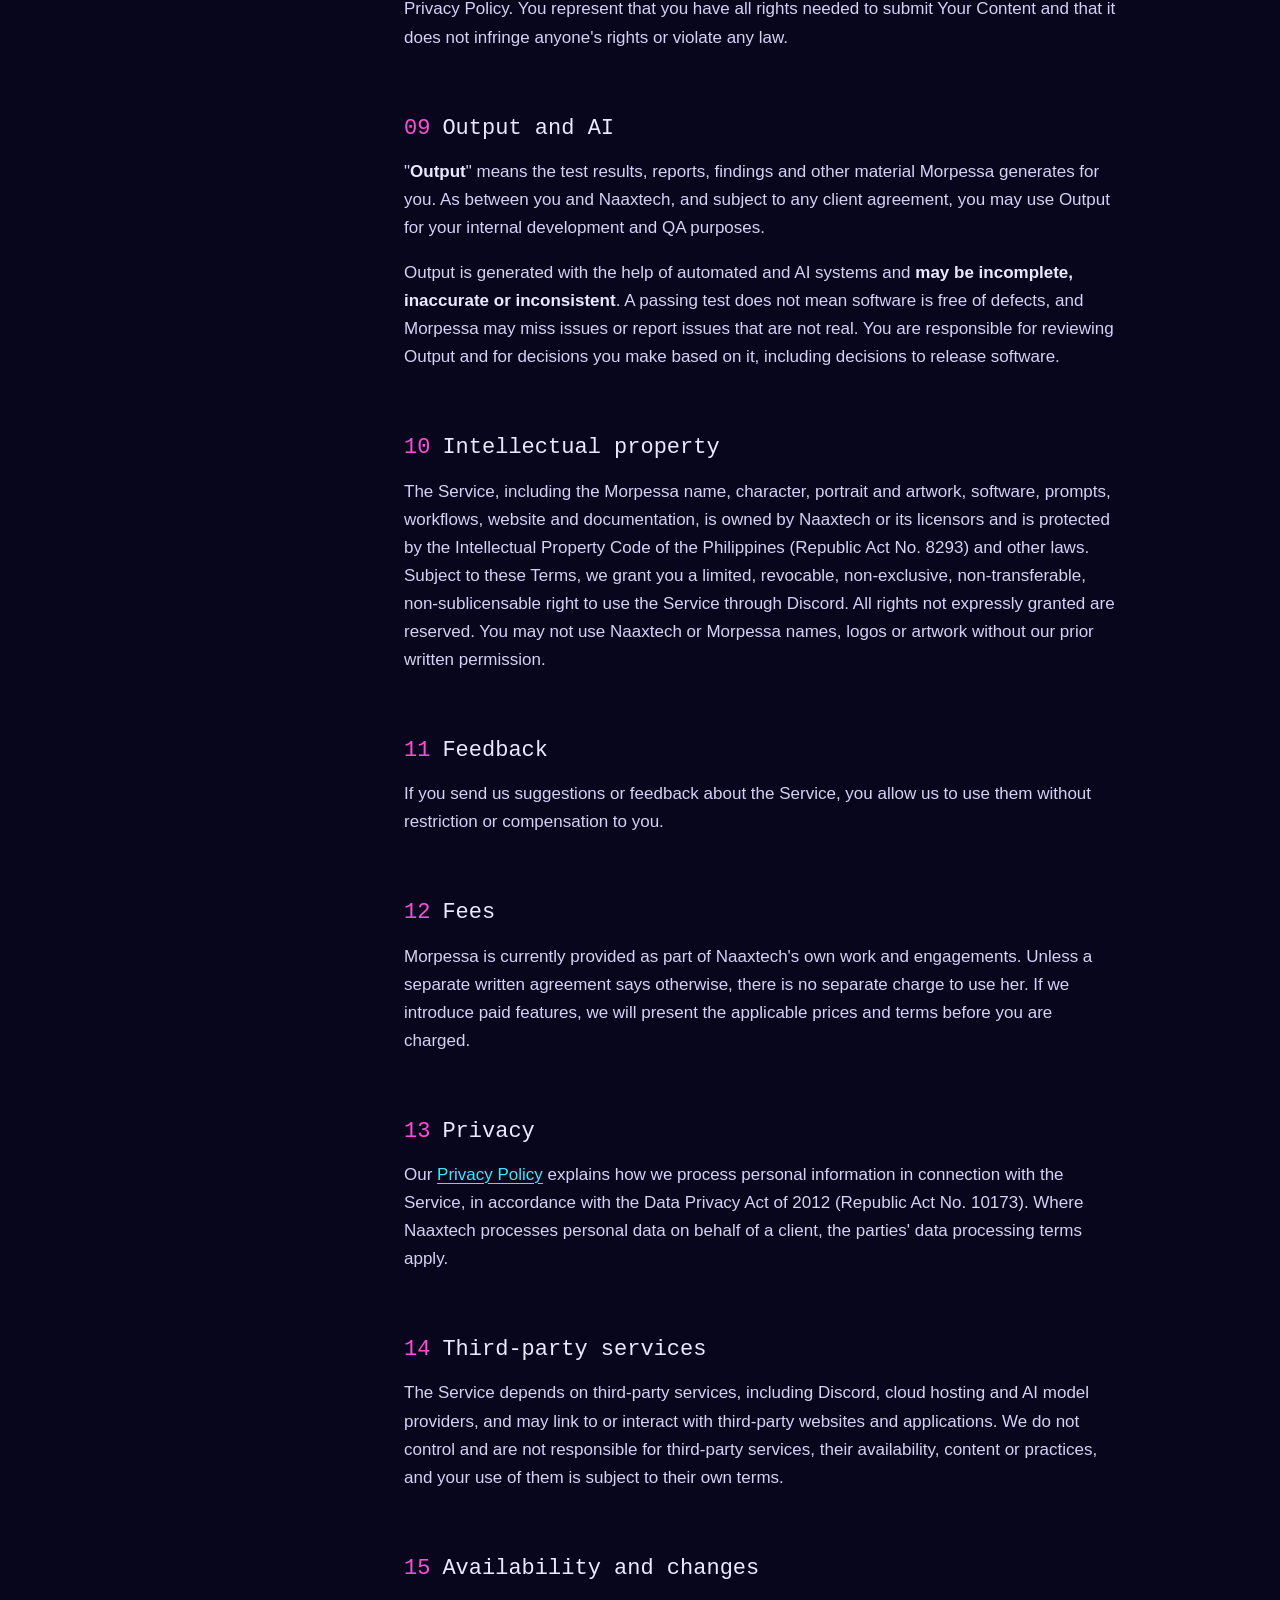
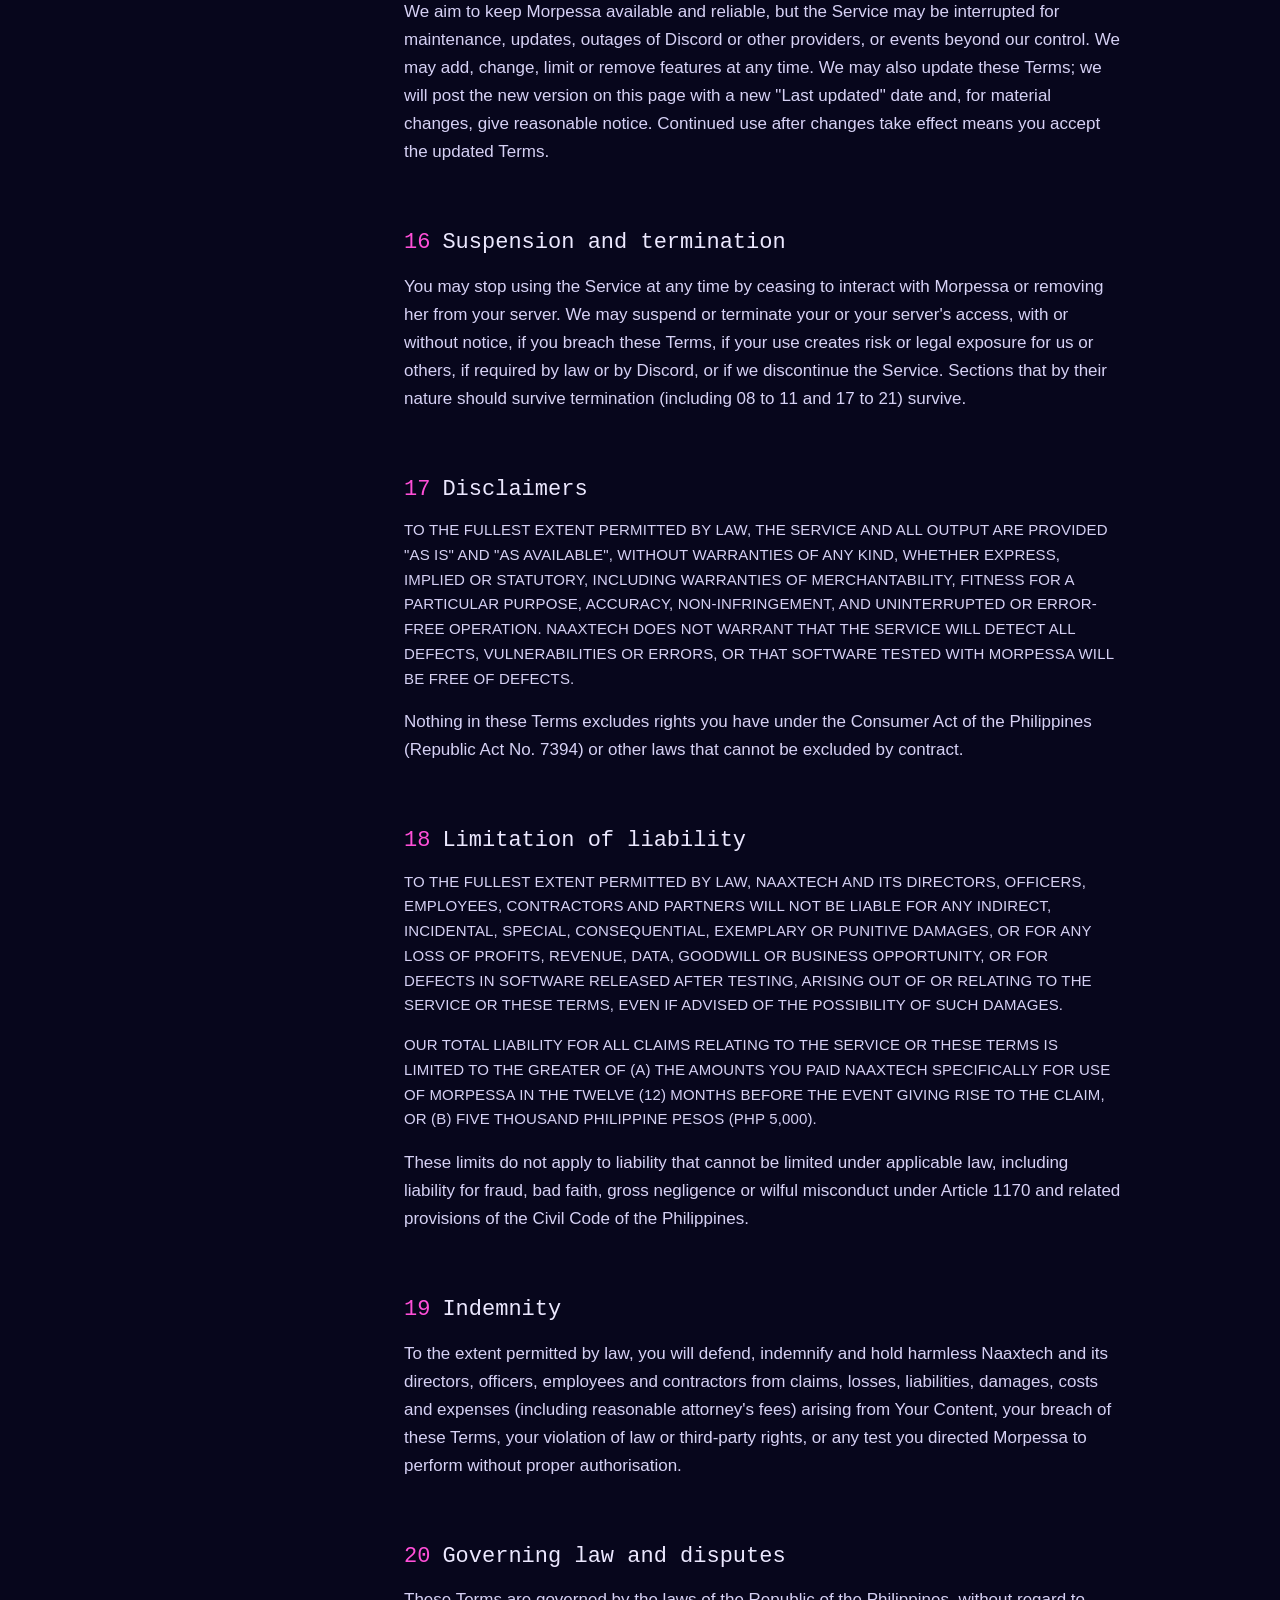
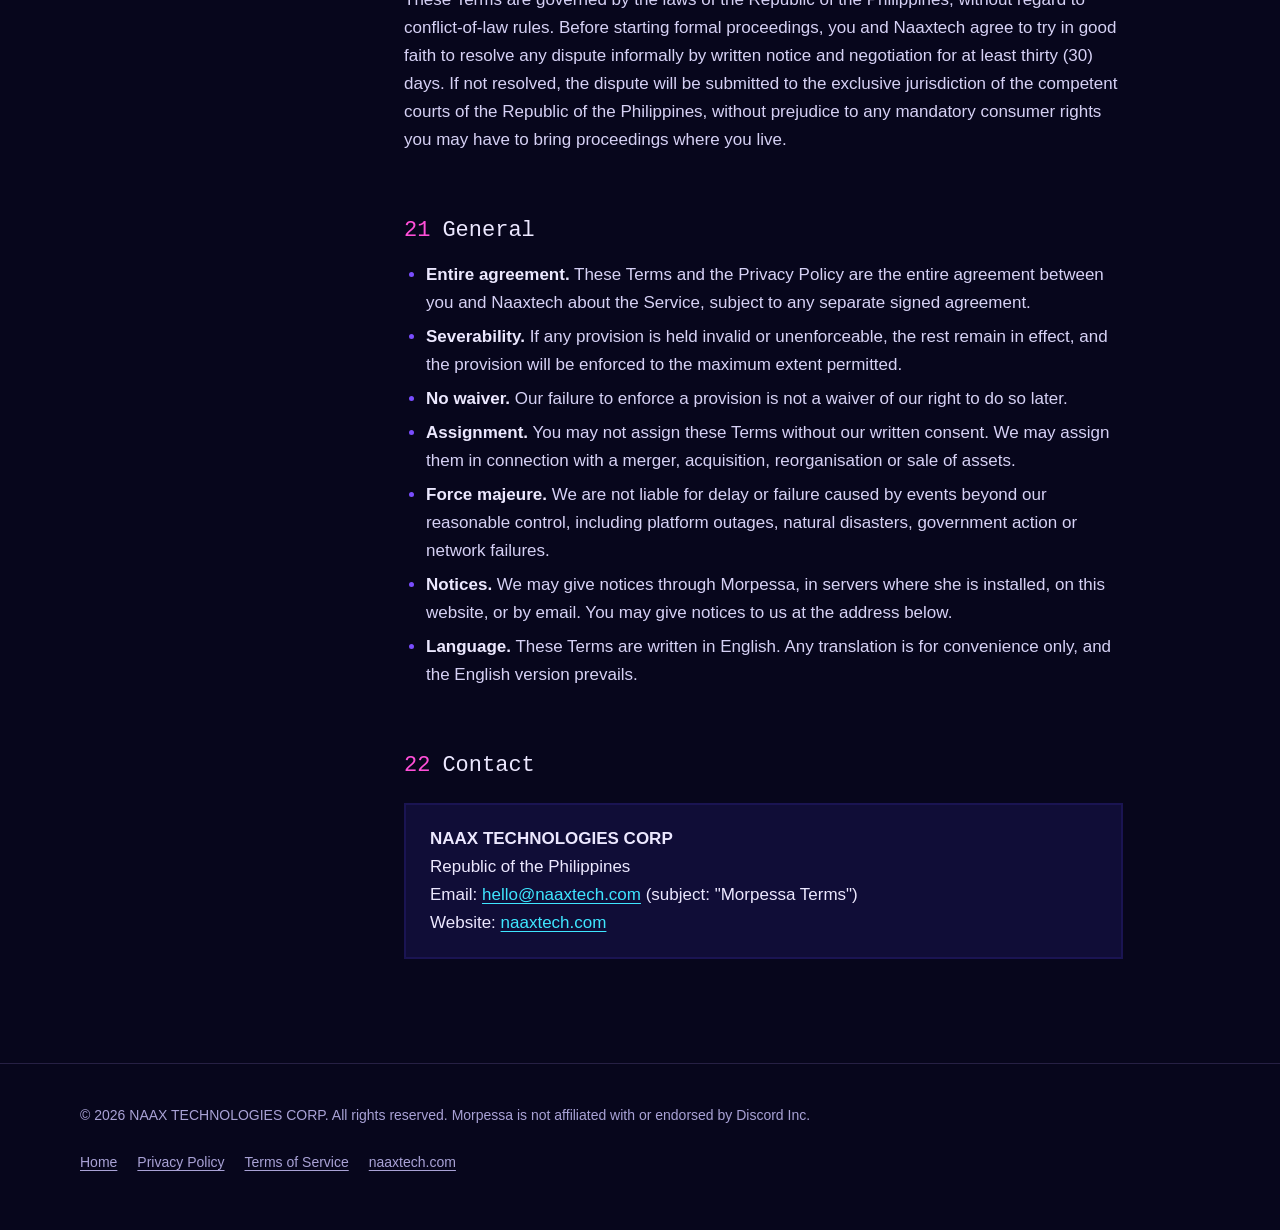
<file: terms.html>
<!doctype html>
<html lang="en">
<head>
<meta charset="utf-8">
<meta http-equiv="Content-Security-Policy" content="default-src 'none'; script-src 'self'; style-src 'self' https://fonts.googleapis.com; font-src https://fonts.gstatic.com; img-src 'self' data:; connect-src 'none'; frame-src 'none'; object-src 'none'; base-uri 'none'; form-action 'none'; upgrade-insecure-requests">
<meta name="referrer" content="strict-origin-when-cross-origin">
<meta http-equiv="X-Content-Type-Options" content="nosniff">
<meta http-equiv="Permissions-Policy" content="camera=(), microphone=(), geolocation=(), payment=(), usb=(), interest-cohort=()">
<meta name="viewport" content="width=device-width, initial-scale=1">
<title>Terms of Service — Morpessa · NAAX TECHNOLOGIES CORP</title>
<meta name="description" content="Terms and conditions for using Morpessa, the QA Engineer Discord app operated by NAAX TECHNOLOGIES CORP.">
<meta name="theme-color" content="#07061c">
<link rel="icon" href="assets/morpessa.jpg">
<link rel="preconnect" href="https://fonts.googleapis.com">
<link rel="preconnect" href="https://fonts.gstatic.com" crossorigin>
<link href="https://fonts.googleapis.com/css2?family=Silkscreen&family=Space+Grotesk:wght@400;500;600&family=JetBrains+Mono&display=swap" rel="stylesheet">
<link rel="stylesheet" href="assets/style.css">
</head>
<body>
<header class="nav">
  <div class="wrap">
    <a class="brand" href="index.html"><img src="assets/morpessa.jpg" alt="">MORPESSA</a>
    <nav aria-label="Primary">
      <a href="index.html" class="hide-sm">Home</a>
      <a href="privacy.html">Privacy</a>
      <a href="terms.html" aria-current="page">Terms</a>
      <a href="https://naaxtech.com" target="_blank" rel="noopener">Naaxtech ↗</a>
    </nav>
  </div>
</header>

<main>
  <div class="legal-hero">
    <div class="wrap">
      <p class="eyebrow">Legal · Morpessa Discord App</p>
      <h1>Terms of Service</h1>
      <div class="meta"><span>Effective <b>October 2, 2026</b></span><span>Last updated <b>October 2, 2026</b></span><span>Operator <b>NAAX TECHNOLOGIES CORP</b></span></div>
    </div>
  </div>

  <div class="wrap legal">
    <aside class="toc" aria-label="Contents">
      <p>CONTENTS</p>
      <ol>
        <li><a href="#agreement">Agreement</a></li>
        <li><a href="#service">The Service</a></li>
        <li><a href="#eligibility">Eligibility</a></li>
        <li><a href="#discord">Discord</a></li>
        <li><a href="#admins">Server administrators</a></li>
        <li><a href="#acceptable">Acceptable use</a></li>
        <li><a href="#authorization">Authorisation to test</a></li>
        <li><a href="#content">Your content</a></li>
        <li><a href="#output">Output &amp; AI</a></li>
        <li><a href="#ip">Intellectual property</a></li>
        <li><a href="#feedback">Feedback</a></li>
        <li><a href="#fees">Fees</a></li>
        <li><a href="#privacy">Privacy</a></li>
        <li><a href="#third">Third-party services</a></li>
        <li><a href="#availability">Availability &amp; changes</a></li>
        <li><a href="#termination">Suspension &amp; termination</a></li>
        <li><a href="#disclaimer">Disclaimers</a></li>
        <li><a href="#liability">Limitation of liability</a></li>
        <li><a href="#indemnity">Indemnity</a></li>
        <li><a href="#law">Governing law &amp; disputes</a></li>
        <li><a href="#general">General</a></li>
        <li><a href="#contact">Contact</a></li>
      </ol>
    </aside>

    <article class="doc">
      <div class="callout"><p><strong>Please read carefully.</strong> These Terms are a binding agreement between you and NAAX TECHNOLOGIES CORP. By adding Morpessa to a Discord server or using her in any way, you accept these Terms. If you do not agree, do not use Morpessa.</p></div>

      <h2 id="agreement"><span class="n">01</span>Agreement</h2>
      <p>These Terms of Service ("<strong>Terms</strong>") govern your access to and use of Morpessa, a QA Engineer application for Discord, together with its commands, features, reports and this website (collectively, the "<strong>Service</strong>"). The Service is provided by <strong>NAAX TECHNOLOGIES CORP</strong> ("<strong>Naaxtech</strong>", "<strong>we</strong>", "<strong>us</strong>", "<strong>our</strong>"), a corporation registered with the Securities and Exchange Commission of the Republic of the Philippines.</p>
      <p>"<strong>You</strong>" means the individual using the Service and, if you use it on behalf of a company, team or other organisation, that organisation, in which case you confirm you are authorised to bind it to these Terms. Our <a href="privacy.html">Privacy Policy</a> forms part of these Terms. If you have a separate signed agreement with Naaxtech covering Morpessa, that agreement prevails over these Terms to the extent of any conflict.</p>

      <h2 id="service"><span class="n">02</span>The Service</h2>
      <p>Morpessa is an automated, AI-assisted quality assurance engineer that operates inside Discord. On request, she can run test passes against websites, web apps, admin panels and mobile applications that form part of Naaxtech projects; report issues with reproduction steps, expected and actual results and suggested fixes; track findings; and re-test fixes. Morpessa is designed for and used on Naaxtech projects, including projects Naaxtech builds or maintains for its clients.</p>
      <p>The Service assists human teams. It does not replace professional judgement, full test coverage, security audits or formal certification.</p>

      <h2 id="eligibility"><span class="n">03</span>Eligibility</h2>
      <p>You must be at least 13 years old, or the minimum age required to use Discord in your country, whichever is higher, and at least 18 years old (or the age of majority where you live) to accept these Terms on behalf of an organisation. You must not use the Service if you are barred from doing so under applicable law.</p>

      <h2 id="discord"><span class="n">04</span>Relationship with Discord</h2>
      <p>Morpessa runs on Discord's platform, and your use of Discord is governed by Discord's <a href="https://discord.com/terms" target="_blank" rel="noopener">Terms of Service</a>, <a href="https://discord.com/guidelines" target="_blank" rel="noopener">Community Guidelines</a> and <a href="https://discord.com/privacy" target="_blank" rel="noopener">Privacy Policy</a>. You must comply with them while using Morpessa. Morpessa is not affiliated with, sponsored or endorsed by Discord Inc. "Discord" is a trademark of Discord Inc. Discord is not responsible for the Service, and Naaxtech is not responsible for Discord.</p>

      <h2 id="admins"><span class="n">05</span>Server administrators</h2>
      <p>If you add Morpessa to a server, you confirm that you have authority to do so and that you will:</p>
      <ul>
        <li>grant Morpessa only the channel access and permissions needed for her work;</li>
        <li>inform your server members, where appropriate, that Morpessa is present and may process messages and files directed to her, as described in our <a href="privacy.html">Privacy Policy</a>; and</li>
        <li>remain responsible for how members of your server use Morpessa.</li>
      </ul>

      <h2 id="acceptable"><span class="n">06</span>Acceptable use</h2>
      <p>You agree not to, and not to allow others to:</p>
      <ul>
        <li>use the Service for anything unlawful, harmful, fraudulent, deceptive, harassing or abusive, or in violation of Discord's terms;</li>
        <li>direct Morpessa to test, scan, load-test, crawl or interact with any system, account or application you do not own or are not expressly authorised to test (see <a href="#authorization">Section 07</a>);</li>
        <li>use Morpessa to gain unauthorised access to systems or data, bypass authentication or security controls, exploit vulnerabilities, or conduct denial-of-service activity;</li>
        <li>send Morpessa production credentials, real customer personal data, sensitive personal information, malware or illegal content, unless expressly agreed in writing with Naaxtech;</li>
        <li>spam commands, deliberately overload, or interfere with the Service, its infrastructure, or other users' use of it;</li>
        <li>reverse engineer, decompile, copy, resell, sublicense or create derivative works of the Service, except where such restriction is prohibited by law;</li>
        <li>attempt to extract prompts, system configuration, secrets or tokens, or manipulate Morpessa into ignoring her instructions or permissions;</li>
        <li>use the Service or its output to build a competing product, or to train machine-learning models; or</li>
        <li>misrepresent Morpessa's output as a formal security audit, compliance certification or guarantee.</li>
      </ul>

      <h2 id="authorization"><span class="n">07</span>Authorisation to test</h2>
      <p>Testing software can involve automated access to websites and applications. You are responsible for ensuring that every target you instruct Morpessa to test is a Naaxtech project or another system you are authorised to test, and that the test environment, test accounts and test data you provide are appropriate. Where practical, use staging or test environments rather than production. Naaxtech may refuse, limit or stop any test that appears unauthorised, risky or outside the scope of a Naaxtech project.</p>

      <h2 id="content"><span class="n">08</span>Your content</h2>
      <p>"<strong>Your Content</strong>" means instructions, messages, files, screenshots, credentials for test accounts and other material you submit to the Service. You retain ownership of Your Content. You grant Naaxtech a worldwide, non-exclusive, royalty-free licence to host, copy, process, transmit and display Your Content solely to provide, secure and improve the Service and as described in the Privacy Policy. You represent that you have all rights needed to submit Your Content and that it does not infringe anyone's rights or violate any law.</p>

      <h2 id="output"><span class="n">09</span>Output and AI</h2>
      <p>"<strong>Output</strong>" means the test results, reports, findings and other material Morpessa generates for you. As between you and Naaxtech, and subject to any client agreement, you may use Output for your internal development and QA purposes.</p>
      <p>Output is generated with the help of automated and AI systems and <strong>may be incomplete, inaccurate or inconsistent</strong>. A passing test does not mean software is free of defects, and Morpessa may miss issues or report issues that are not real. You are responsible for reviewing Output and for decisions you make based on it, including decisions to release software.</p>

      <h2 id="ip"><span class="n">10</span>Intellectual property</h2>
      <p>The Service, including the Morpessa name, character, portrait and artwork, software, prompts, workflows, website and documentation, is owned by Naaxtech or its licensors and is protected by the Intellectual Property Code of the Philippines (Republic Act No. 8293) and other laws. Subject to these Terms, we grant you a limited, revocable, non-exclusive, non-transferable, non-sublicensable right to use the Service through Discord. All rights not expressly granted are reserved. You may not use Naaxtech or Morpessa names, logos or artwork without our prior written permission.</p>

      <h2 id="feedback"><span class="n">11</span>Feedback</h2>
      <p>If you send us suggestions or feedback about the Service, you allow us to use them without restriction or compensation to you.</p>

      <h2 id="fees"><span class="n">12</span>Fees</h2>
      <p>Morpessa is currently provided as part of Naaxtech's own work and engagements. Unless a separate written agreement says otherwise, there is no separate charge to use her. If we introduce paid features, we will present the applicable prices and terms before you are charged.</p>

      <h2 id="privacy"><span class="n">13</span>Privacy</h2>
      <p>Our <a href="privacy.html">Privacy Policy</a> explains how we process personal information in connection with the Service, in accordance with the Data Privacy Act of 2012 (Republic Act No. 10173). Where Naaxtech processes personal data on behalf of a client, the parties' data processing terms apply.</p>

      <h2 id="third"><span class="n">14</span>Third-party services</h2>
      <p>The Service depends on third-party services, including Discord, cloud hosting and AI model providers, and may link to or interact with third-party websites and applications. We do not control and are not responsible for third-party services, their availability, content or practices, and your use of them is subject to their own terms.</p>

      <h2 id="availability"><span class="n">15</span>Availability and changes</h2>
      <p>We aim to keep Morpessa available and reliable, but the Service may be interrupted for maintenance, updates, outages of Discord or other providers, or events beyond our control. We may add, change, limit or remove features at any time. We may also update these Terms; we will post the new version on this page with a new "Last updated" date and, for material changes, give reasonable notice. Continued use after changes take effect means you accept the updated Terms.</p>

      <h2 id="termination"><span class="n">16</span>Suspension and termination</h2>
      <p>You may stop using the Service at any time by ceasing to interact with Morpessa or removing her from your server. We may suspend or terminate your or your server's access, with or without notice, if you breach these Terms, if your use creates risk or legal exposure for us or others, if required by law or by Discord, or if we discontinue the Service. Sections that by their nature should survive termination (including 08 to 11 and 17 to 21) survive.</p>

      <h2 id="disclaimer"><span class="n">17</span>Disclaimers</h2>
      <p class="caps">To the fullest extent permitted by law, the Service and all Output are provided "as is" and "as available", without warranties of any kind, whether express, implied or statutory, including warranties of merchantability, fitness for a particular purpose, accuracy, non-infringement, and uninterrupted or error-free operation. Naaxtech does not warrant that the Service will detect all defects, vulnerabilities or errors, or that software tested with Morpessa will be free of defects.</p>
      <p>Nothing in these Terms excludes rights you have under the Consumer Act of the Philippines (Republic Act No. 7394) or other laws that cannot be excluded by contract.</p>

      <h2 id="liability"><span class="n">18</span>Limitation of liability</h2>
      <p class="caps">To the fullest extent permitted by law, Naaxtech and its directors, officers, employees, contractors and partners will not be liable for any indirect, incidental, special, consequential, exemplary or punitive damages, or for any loss of profits, revenue, data, goodwill or business opportunity, or for defects in software released after testing, arising out of or relating to the Service or these Terms, even if advised of the possibility of such damages.</p>
      <p class="caps">Our total liability for all claims relating to the Service or these Terms is limited to the greater of (a) the amounts you paid Naaxtech specifically for use of Morpessa in the twelve (12) months before the event giving rise to the claim, or (b) five thousand Philippine pesos (PHP 5,000).</p>
      <p>These limits do not apply to liability that cannot be limited under applicable law, including liability for fraud, bad faith, gross negligence or wilful misconduct under Article 1170 and related provisions of the Civil Code of the Philippines.</p>

      <h2 id="indemnity"><span class="n">19</span>Indemnity</h2>
      <p>To the extent permitted by law, you will defend, indemnify and hold harmless Naaxtech and its directors, officers, employees and contractors from claims, losses, liabilities, damages, costs and expenses (including reasonable attorney's fees) arising from Your Content, your breach of these Terms, your violation of law or third-party rights, or any test you directed Morpessa to perform without proper authorisation.</p>

      <h2 id="law"><span class="n">20</span>Governing law and disputes</h2>
      <p>These Terms are governed by the laws of the Republic of the Philippines, without regard to conflict-of-law rules. Before starting formal proceedings, you and Naaxtech agree to try in good faith to resolve any dispute informally by written notice and negotiation for at least thirty (30) days. If not resolved, the dispute will be submitted to the exclusive jurisdiction of the competent courts of the Republic of the Philippines, without prejudice to any mandatory consumer rights you may have to bring proceedings where you live.</p>

      <h2 id="general"><span class="n">21</span>General</h2>
      <ul>
        <li><strong>Entire agreement.</strong> These Terms and the Privacy Policy are the entire agreement between you and Naaxtech about the Service, subject to any separate signed agreement.</li>
        <li><strong>Severability.</strong> If any provision is held invalid or unenforceable, the rest remain in effect, and the provision will be enforced to the maximum extent permitted.</li>
        <li><strong>No waiver.</strong> Our failure to enforce a provision is not a waiver of our right to do so later.</li>
        <li><strong>Assignment.</strong> You may not assign these Terms without our written consent. We may assign them in connection with a merger, acquisition, reorganisation or sale of assets.</li>
        <li><strong>Force majeure.</strong> We are not liable for delay or failure caused by events beyond our reasonable control, including platform outages, natural disasters, government action or network failures.</li>
        <li><strong>Notices.</strong> We may give notices through Morpessa, in servers where she is installed, on this website, or by email. You may give notices to us at the address below.</li>
        <li><strong>Language.</strong> These Terms are written in English. Any translation is for convenience only, and the English version prevails.</li>
      </ul>

      <h2 id="contact"><span class="n">22</span>Contact</h2>
      <div class="callout"><address>
        <strong>NAAX TECHNOLOGIES CORP</strong><br>
        Republic of the Philippines<br>
        Email: <a href="mailto:hello@naaxtech.com?subject=Morpessa%20Terms">hello@naaxtech.com</a> (subject: "Morpessa Terms")<br>
        Website: <a href="https://naaxtech.com" target="_blank" rel="noopener">naaxtech.com</a>
      </address></div>
    </article>
  </div>
</main>

<footer>
  <div class="wrap">
    <span>© <span class="y">2026</span> NAAX TECHNOLOGIES CORP. All rights reserved. Morpessa is not affiliated with or endorsed by Discord Inc.</span>
    <nav aria-label="Footer">
      <a href="index.html">Home</a>
      <a href="privacy.html">Privacy Policy</a>
      <a href="terms.html">Terms of Service</a>
      <a href="https://naaxtech.com" target="_blank" rel="noopener">naaxtech.com</a>
    </nav>
  </div>
</footer>
<script src="assets/site.js" defer></script>
</body>
</html>
</file>
<file: assets/style.css>
/* Morpessa — dreamlike pixel cosmos. Palette lifted from the Morpessa portrait. */
:root {
  --void: #07061c;
  --night: #0f0c33;
  --deep: #1a1452;
  --violet: #7a4dff;
  --lilac: #b79cff;
  --magenta: #ff4fd8;
  --cyan: #3fe6ff;
  --gold: #f4bf4f;
  --ink: #ece8ff;
  --muted: #a9a2d6;
  --line: rgba(183, 156, 255, 0.18);
  --px: 4px;
  --pixel: "Silkscreen", "Courier New", monospace;
  --body: "Space Grotesk", ui-sans-serif, sans-serif;
  --mono: "JetBrains Mono", ui-monospace, monospace;
}
* { box-sizing: border-box; }
html { scroll-behavior: smooth; }
body {
  margin: 0;
  background: var(--void);
  color: var(--ink);
  font: 17px/1.65 var(--body);
  -webkit-font-smoothing: antialiased;
  min-height: 100vh;
  overflow-x: hidden;
}
/* star field */
body::before {
  content: "";
  position: fixed; inset: 0; z-index: -2;
  background:
    radial-gradient(ellipse 70% 50% at 80% 0%, rgba(122, 77, 255, 0.28), transparent 70%),
    radial-gradient(ellipse 50% 40% at 0% 100%, rgba(255, 79, 216, 0.14), transparent 70%),
    var(--void);
}
body::after {
  content: "";
  position: fixed; inset: 0; z-index: -1; pointer-events: none;
  background-image:
    radial-gradient(1px 1px at 12% 18%, #fff 50%, transparent 51%),
    radial-gradient(1px 1px at 72% 34%, var(--cyan) 50%, transparent 51%),
    radial-gradient(2px 2px at 44% 72%, var(--lilac) 50%, transparent 51%),
    radial-gradient(1px 1px at 88% 82%, #fff 50%, transparent 51%),
    radial-gradient(2px 2px at 26% 56%, var(--magenta) 50%, transparent 51%),
    radial-gradient(1px 1px at 58% 8%, #fff 50%, transparent 51%),
    radial-gradient(1px 1px at 6% 88%, var(--cyan) 50%, transparent 51%);
  background-size: 420px 420px;
  opacity: 0.7;
  animation: drift 120s linear infinite;
}
@keyframes drift { to { background-position: 420px 840px; } }
@media (prefers-reduced-motion: reduce) { body::after, .sparkle { animation: none !important; } }

a { color: var(--cyan); text-underline-offset: 3px; }
a:hover { color: var(--magenta); }
:focus-visible { outline: 2px dashed var(--gold); outline-offset: 3px; }
img { image-rendering: pixelated; }

.wrap { width: min(1120px, 100% - 40px); margin-inline: auto; }

/* nav */
.nav {
  position: sticky; top: 0; z-index: 10;
  backdrop-filter: blur(8px);
  background: rgba(7, 6, 28, 0.78);
  border-bottom: 1px solid var(--line);
}
.nav .wrap { display: flex; align-items: center; gap: 24px; height: 68px; }
.brand { display: flex; align-items: center; gap: 12px; color: var(--ink); text-decoration: none; font: 400 18px var(--pixel); letter-spacing: 0.06em; }
.brand img { width: 36px; height: 36px; border: 2px solid var(--violet); box-shadow: 3px 3px 0 var(--magenta); }
.nav nav { margin-left: auto; display: flex; gap: 22px; flex-wrap: wrap; }
.nav nav a { color: var(--muted); text-decoration: none; font: 400 13px var(--pixel); letter-spacing: 0.08em; text-transform: uppercase; }
.nav nav a:hover, .nav nav a[aria-current] { color: var(--gold); }

/* pixel button */
.btn {
  display: inline-flex; align-items: center; gap: 10px;
  padding: 14px 22px; min-height: 48px;
  font: 400 14px var(--pixel); letter-spacing: 0.08em; text-transform: uppercase;
  color: var(--void); background: var(--gold); text-decoration: none;
  border: 0;
  box-shadow: var(--px) var(--px) 0 var(--magenta), inset -4px -4px 0 rgba(0,0,0,0.18);
  transition: transform .12s, box-shadow .12s;
}
.btn:hover { color: var(--void); transform: translate(-2px, -2px); box-shadow: 6px 6px 0 var(--magenta), inset -4px -4px 0 rgba(0,0,0,0.18); }
.btn:active { transform: translate(2px, 2px); box-shadow: 0 0 0 var(--magenta); }
.btn.ghost { background: transparent; color: var(--ink); box-shadow: inset 0 0 0 2px var(--lilac); }
.btn.ghost:hover { color: var(--cyan); box-shadow: inset 0 0 0 2px var(--cyan), 4px 4px 0 var(--violet); }

/* hero */
.hero { padding: 88px 0 72px; }
.hero .wrap { display: grid; grid-template-columns: 1.15fr 0.85fr; gap: 64px; align-items: center; }
.eyebrow { font: 400 13px var(--pixel); letter-spacing: 0.14em; text-transform: uppercase; color: var(--cyan); margin: 0 0 20px; display: flex; align-items: center; gap: 10px; }
.eyebrow::before { content: ""; width: 8px; height: 8px; background: var(--cyan); box-shadow: 0 0 12px var(--cyan); }
h1 { font: 400 clamp(40px, 6.4vw, 78px)/1.02 var(--pixel); margin: 0 0 24px; letter-spacing: -0.01em; text-wrap: balance; }
h1 em { font-style: normal; color: var(--magenta); text-shadow: 4px 4px 0 var(--deep); }
.lede { font-size: 20px; color: var(--muted); max-width: 54ch; margin: 0 0 36px; text-wrap: pretty; }
.cta-row { display: flex; gap: 18px; flex-wrap: wrap; }

.portrait { position: relative; justify-self: end; width: min(420px, 100%); }
.portrait .frame {
  position: relative; padding: 10px; background: var(--night);
  box-shadow: 0 0 0 2px var(--violet), 10px 10px 0 0 var(--magenta), 0 0 80px rgba(122,77,255,0.45);
}
.portrait img { display: block; width: 100%; height: auto; }
.portrait .tag {
  position: absolute; left: -22px; bottom: 28px;
  background: var(--void); border: 2px solid var(--cyan);
  font: 400 12px var(--mono); color: var(--cyan); padding: 10px 14px; line-height: 1.5;
}
.portrait .tag b { color: var(--gold); font-weight: 400; }
.sparkle { position: absolute; width: 12px; height: 12px; background: var(--gold); clip-path: polygon(50% 0, 62% 38%, 100% 50%, 62% 62%, 50% 100%, 38% 62%, 0 50%, 38% 38%); animation: twinkle 2.6s ease-in-out infinite; }
.sparkle.s1 { top: -18px; right: 30px; }
.sparkle.s2 { top: 40%; right: -24px; background: var(--cyan); animation-delay: .8s; }
.sparkle.s3 { bottom: -20px; right: 46%; background: var(--magenta); animation-delay: 1.6s; }
@keyframes twinkle { 50% { transform: scale(0.4) rotate(45deg); opacity: .5; } }

/* sections */
section { padding: 72px 0; }
.section-head { display: grid; grid-template-columns: 220px 1fr; gap: 40px; margin-bottom: 40px; align-items: baseline; }
.section-head .num { font: 400 13px var(--pixel); color: var(--gold); letter-spacing: 0.12em; }
h2 { font: 400 clamp(26px, 3.4vw, 40px)/1.15 var(--pixel); margin: 0; text-wrap: balance; }
.section-head p { grid-column: 2; color: var(--muted); margin: 14px 0 0; max-width: 62ch; }

/* QA loop — a stepped log rather than a card grid */
.loop { border-top: 1px solid var(--line); }
.loop li { list-style: none; display: grid; grid-template-columns: 220px 1fr 1.2fr; gap: 40px; padding: 26px 0; border-bottom: 1px solid var(--line); align-items: baseline; }
.loop { padding: 0; margin: 0; }
.loop .cmd { font: 400 14px var(--mono); color: var(--cyan); }
.loop h3 { margin: 0; font: 600 21px var(--body); }
.loop p { margin: 0; color: var(--muted); }

/* terminal panel */
.console {
  background: #0a0826; border: 2px solid var(--deep);
  box-shadow: 8px 8px 0 var(--violet);
  font: 400 14px/1.8 var(--mono); padding: 0; overflow: hidden;
}
.console .bar { display: flex; gap: 8px; padding: 12px 16px; background: var(--deep); font-family: var(--pixel); font-size: 12px; color: var(--muted); letter-spacing: .08em; }
.console .bar i { width: 10px; height: 10px; background: var(--magenta); display: inline-block; }
.console .bar i:nth-child(2) { background: var(--gold); }
.console .bar i:nth-child(3) { background: var(--cyan); margin-right: 8px; }
.console pre { margin: 0; padding: 22px 24px; white-space: pre-wrap; color: var(--ink); }
.console .u { color: var(--lilac); }
.console .k { color: var(--cyan); }
.console .ok { color: #6dffa8; }
.console .bad { color: var(--magenta); }
.console .g { color: var(--gold); }

.split { display: grid; grid-template-columns: 1fr 1fr; gap: 56px; align-items: center; }
.split ul { padding: 0; margin: 0; list-style: none; }
.split li { padding: 14px 0 14px 28px; position: relative; border-bottom: 1px dashed var(--line); }
.split li::before { content: ""; position: absolute; left: 0; top: 23px; width: 10px; height: 10px; background: var(--magenta); }
.split li b { color: var(--ink); }
.split li span { color: var(--muted); }

/* naaxtech band */
.band { border: 2px solid var(--violet); background: linear-gradient(90deg, rgba(122,77,255,.16), rgba(255,79,216,.08)); padding: 44px; display: flex; gap: 36px; align-items: center; justify-content: space-between; flex-wrap: wrap; }
.band h2 { font-size: clamp(22px, 2.6vw, 30px); }
.band p { color: var(--muted); margin: 10px 0 0; max-width: 60ch; }

/* footer */
footer { border-top: 1px solid var(--line); padding: 40px 0 56px; margin-top: 56px; color: var(--muted); font-size: 14px; }
footer .wrap { display: flex; gap: 24px; flex-wrap: wrap; justify-content: space-between; align-items: center; }
footer nav { display: flex; gap: 20px; flex-wrap: wrap; }
footer a { color: var(--muted); }

/* legal pages */
.legal-hero { padding: 72px 0 32px; border-bottom: 1px solid var(--line); }
.legal-hero h1 { font-size: clamp(34px, 5vw, 56px); }
.meta { font: 400 14px var(--mono); color: var(--muted); display: flex; gap: 28px; flex-wrap: wrap; }
.meta b { color: var(--gold); font-weight: 400; }
.legal { display: grid; grid-template-columns: 260px 1fr; gap: 64px; padding: 48px 0 24px; }
.toc { position: sticky; top: 96px; align-self: start; max-height: calc(100vh - 120px); overflow: auto; }
.toc p { font: 400 12px var(--pixel); letter-spacing: .12em; color: var(--gold); margin: 0 0 12px; }
.toc ol { margin: 0; padding: 0; list-style: none; counter-reset: t; }
.toc li { counter-increment: t; }
.toc a { display: block; padding: 6px 0; color: var(--muted); text-decoration: none; font-size: 14px; line-height: 1.4; }
.toc a::before { content: counter(t, decimal-leading-zero) "  "; font-family: var(--mono); color: var(--violet); }
.toc a:hover { color: var(--cyan); }
.doc { max-width: 76ch; }
.doc h2 { font-size: 22px; margin: 56px 0 16px; padding-top: 8px; scroll-margin-top: 90px; color: var(--ink); }
.doc h2:first-child { margin-top: 0; }
.doc h2 .n { color: var(--magenta); margin-right: 12px; }
.doc h3 { font: 600 18px var(--body); margin: 28px 0 8px; color: var(--lilac); }
.doc p, .doc li { color: #d6d1f5; }
.doc ul, .doc ol { padding-left: 22px; }
.doc li { margin: 6px 0; }
.doc li::marker { color: var(--violet); }
.doc strong { color: var(--ink); }
.callout { border: 2px solid var(--deep); background: rgba(26, 20, 82, .5); padding: 20px 24px; margin: 24px 0; }
.callout p { margin: 0; }
.caps { text-transform: uppercase; font-size: 15px; letter-spacing: .01em; }
table { width: 100%; border-collapse: collapse; margin: 20px 0; font-size: 15px; }
th, td { text-align: left; vertical-align: top; padding: 12px 14px; border-bottom: 1px solid var(--line); }
th { font: 400 12px var(--pixel); letter-spacing: .08em; color: var(--gold); text-transform: uppercase; background: rgba(26,20,82,.5); }
td { color: #d6d1f5; }
address { font-style: normal; }

@media (max-width: 900px) {
  .hero .wrap, .split { grid-template-columns: 1fr; gap: 48px; }
  .portrait { justify-self: center; }
  .section-head, .loop li { grid-template-columns: 1fr; gap: 10px; }
  .section-head p { grid-column: 1; }
  .legal { grid-template-columns: 1fr; gap: 32px; }
  .toc { position: static; max-height: none; }
  .nav nav { gap: 14px; }
  .nav nav .hide-sm { display: none; }
  .portrait .tag { left: 8px; }
  table, thead, tbody, tr, th, td { font-size: 14px; }
}

/* ---------- docs: architecture + API ---------- */
.diagram { margin: 24px 0 8px; padding: 18px; background: var(--night); border: 1px solid var(--line); box-shadow: 6px 6px 0 var(--deep); overflow-x: auto; }
.diagram svg { display: block; width: 100%; min-width: 720px; height: auto; }
.diagram svg text { font-family: "JetBrains Mono", monospace; fill: var(--ink); }
.figcap { font: 400 12px var(--mono); color: var(--muted); margin: 0 0 28px; }
.doc pre { background: var(--void); border: 1px solid var(--line); border-left: 3px solid var(--violet); padding: 14px 16px; overflow-x: auto; font: 400 13.5px/1.6 var(--mono); color: var(--ink); }
.doc code { font: 400 0.9em var(--mono); color: var(--cyan); background: rgba(63,230,255,0.07); padding: 1px 5px; }
.doc pre code { background: none; padding: 0; color: inherit; }
.endpoint { margin: 34px 0 10px; padding: 16px 18px; border: 1px solid var(--line); background: rgba(15,12,51,0.6); }
.endpoint h3 { margin: 0 0 6px; font: 400 18px var(--mono); color: var(--gold); }
.endpoint h3 .m { font: 400 11px var(--pixel); letter-spacing: .1em; color: var(--void); background: var(--cyan); padding: 3px 7px; margin-right: 10px; vertical-align: 2px; }
.endpoint h3 .m.w { background: var(--magenta); }
.endpoint h3 .m.o { background: var(--gold); }
.endpoint > p { margin: 0 0 10px; color: var(--muted); }
.pill { display: inline-block; font: 400 11px var(--pixel); letter-spacing: .08em; padding: 2px 8px; border: 1px solid var(--lilac); color: var(--lilac); margin-right: 6px; }
.hats { display: grid; grid-template-columns: repeat(auto-fit, minmax(220px, 1fr)); gap: 14px; margin: 18px 0; }
.hats div { border: 1px solid var(--line); padding: 14px 16px; background: rgba(15,12,51,0.55); }
.hats b { display: block; font: 400 13px var(--pixel); letter-spacing: .08em; color: var(--gold); margin-bottom: 6px; text-transform: uppercase; }
.hats span { color: var(--muted); font-size: 15px; }
.toc { scrollbar-width: thin; scrollbar-color: var(--violet) transparent; }

.section-head.single-col { grid-template-columns: 1fr; margin-bottom: 24px; }
</file>
